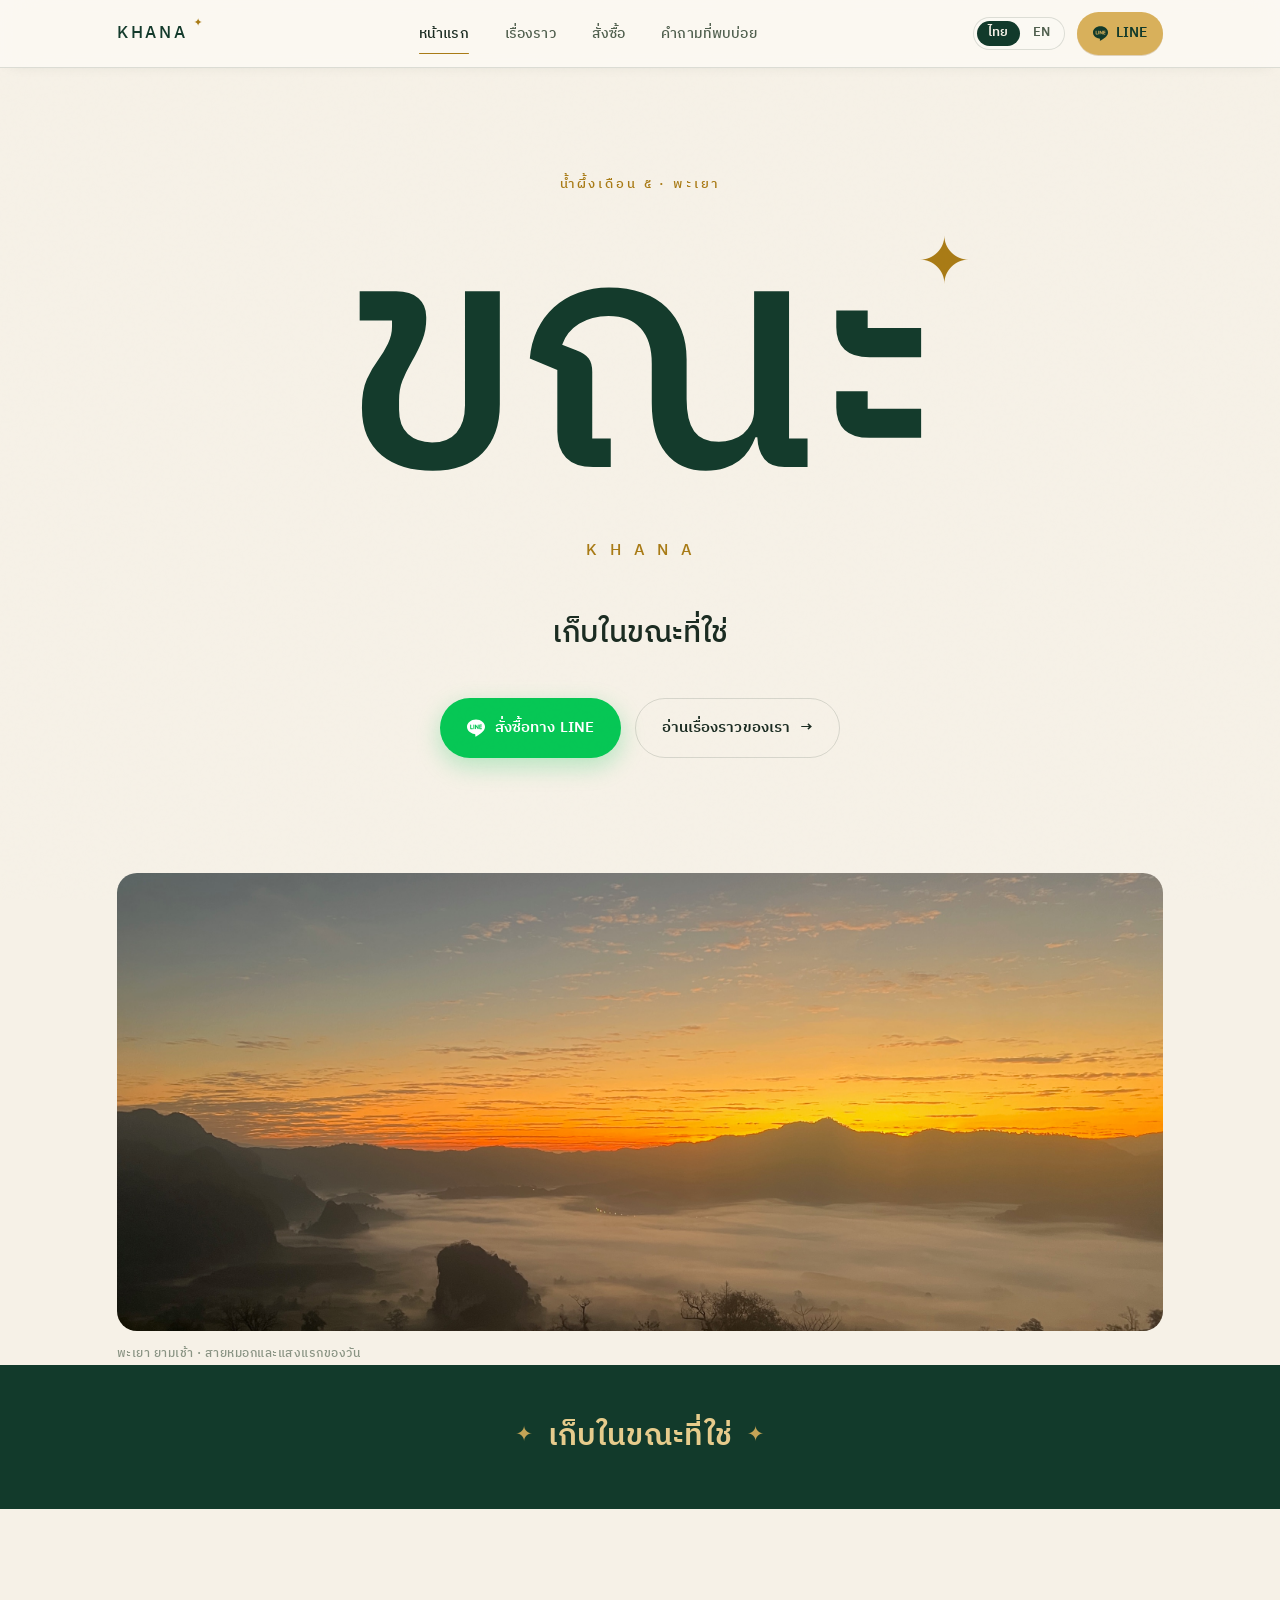
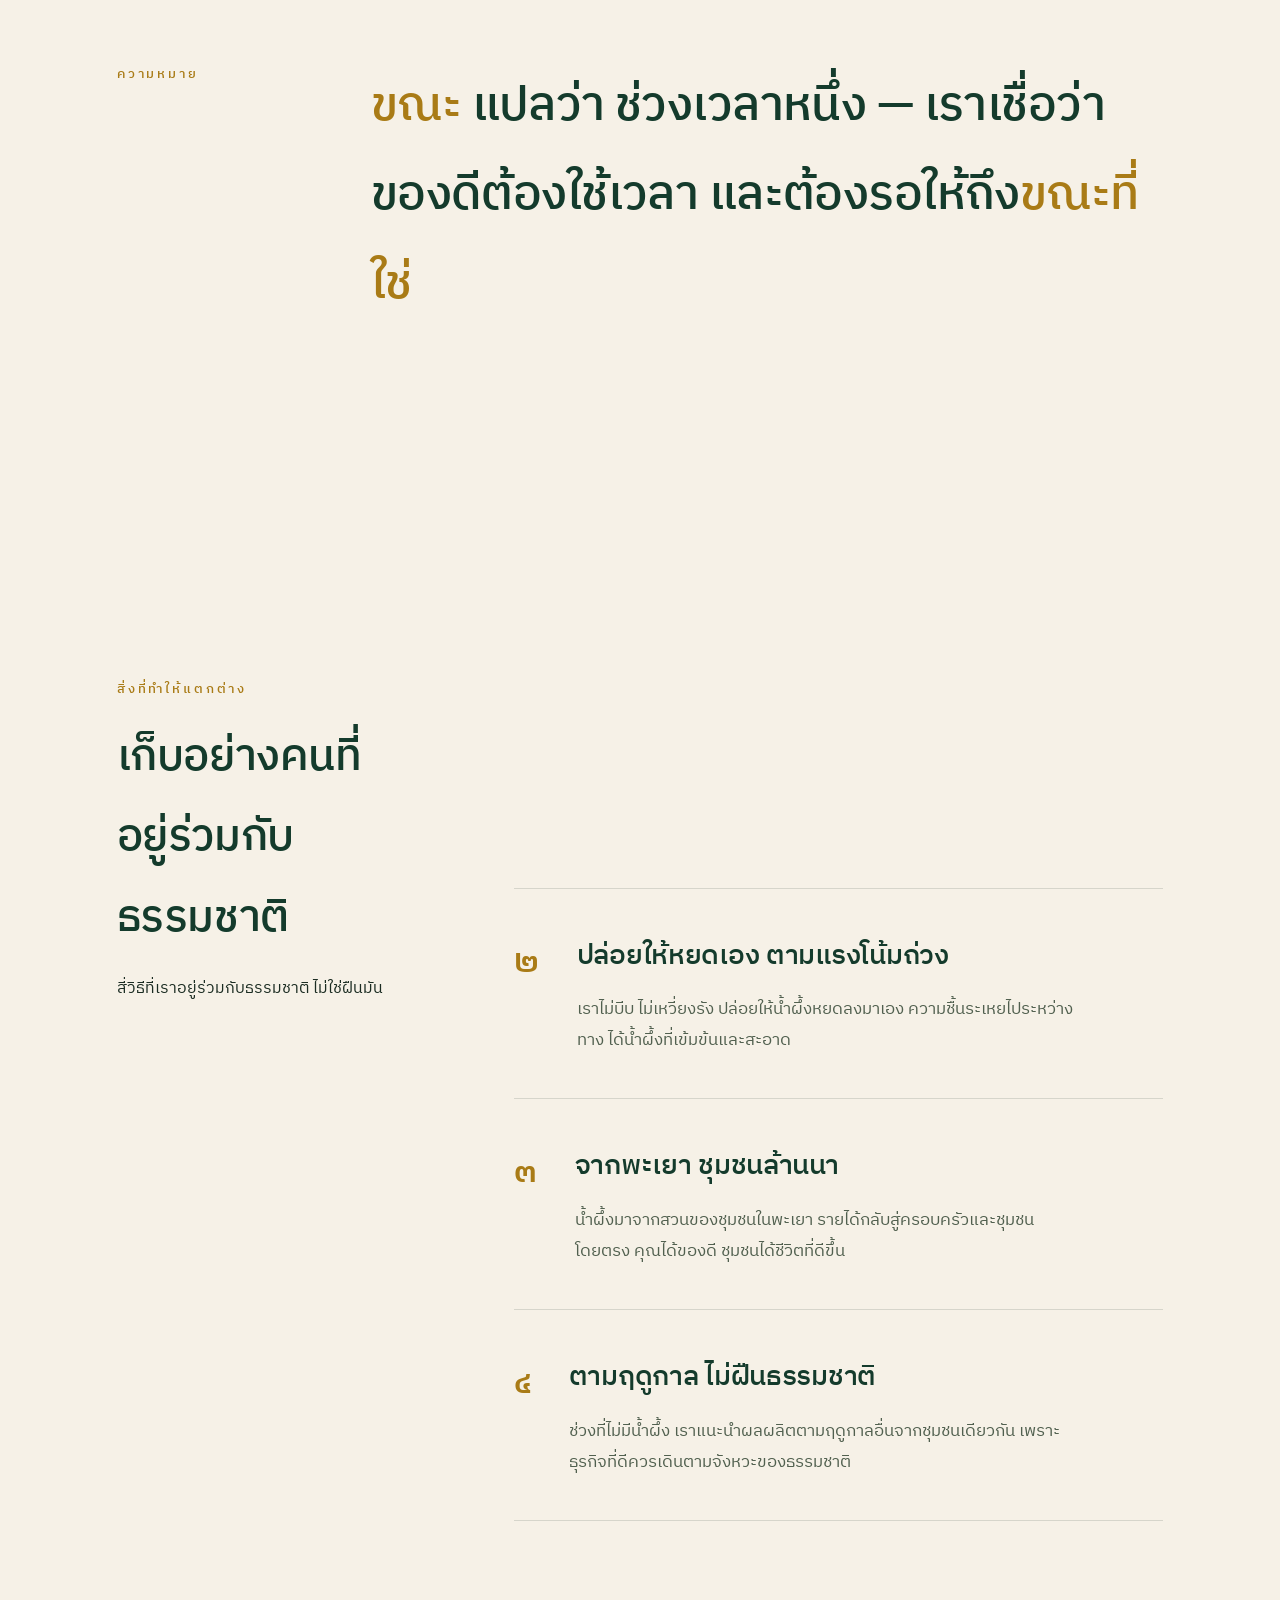
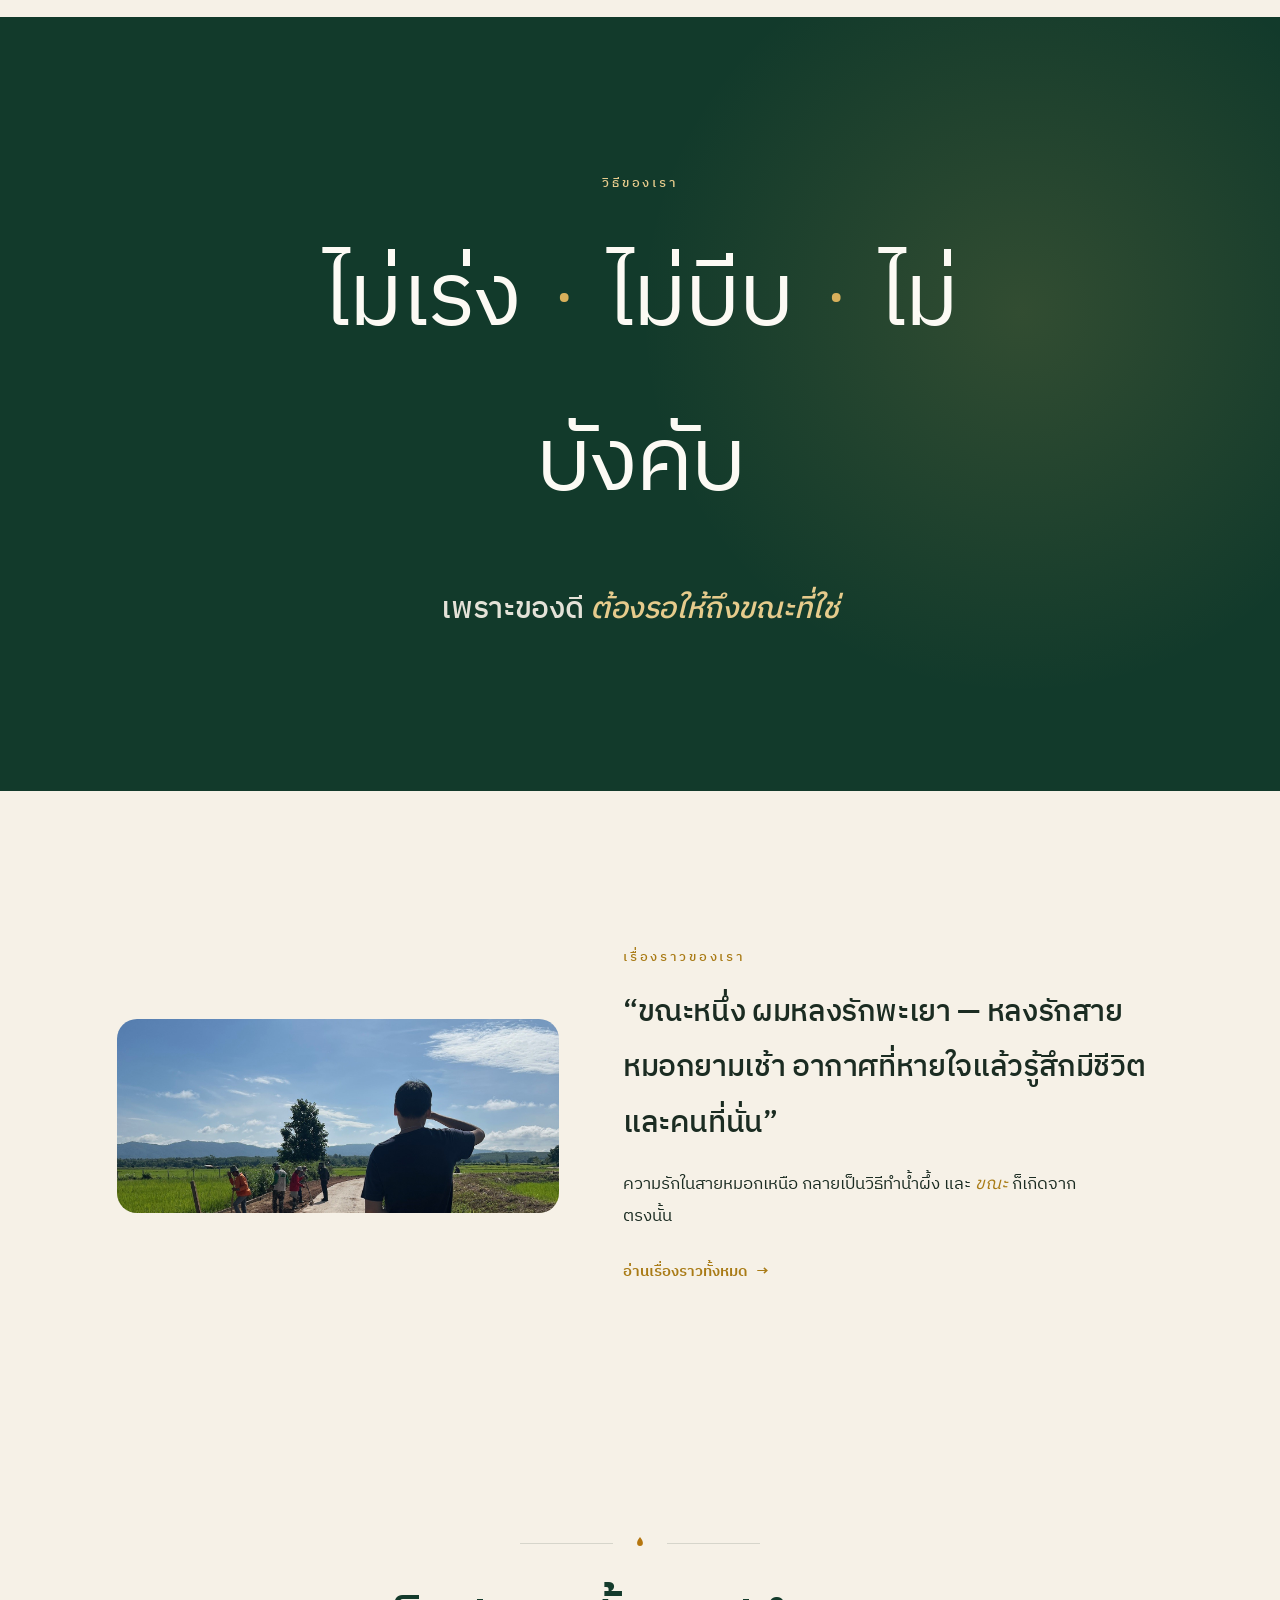
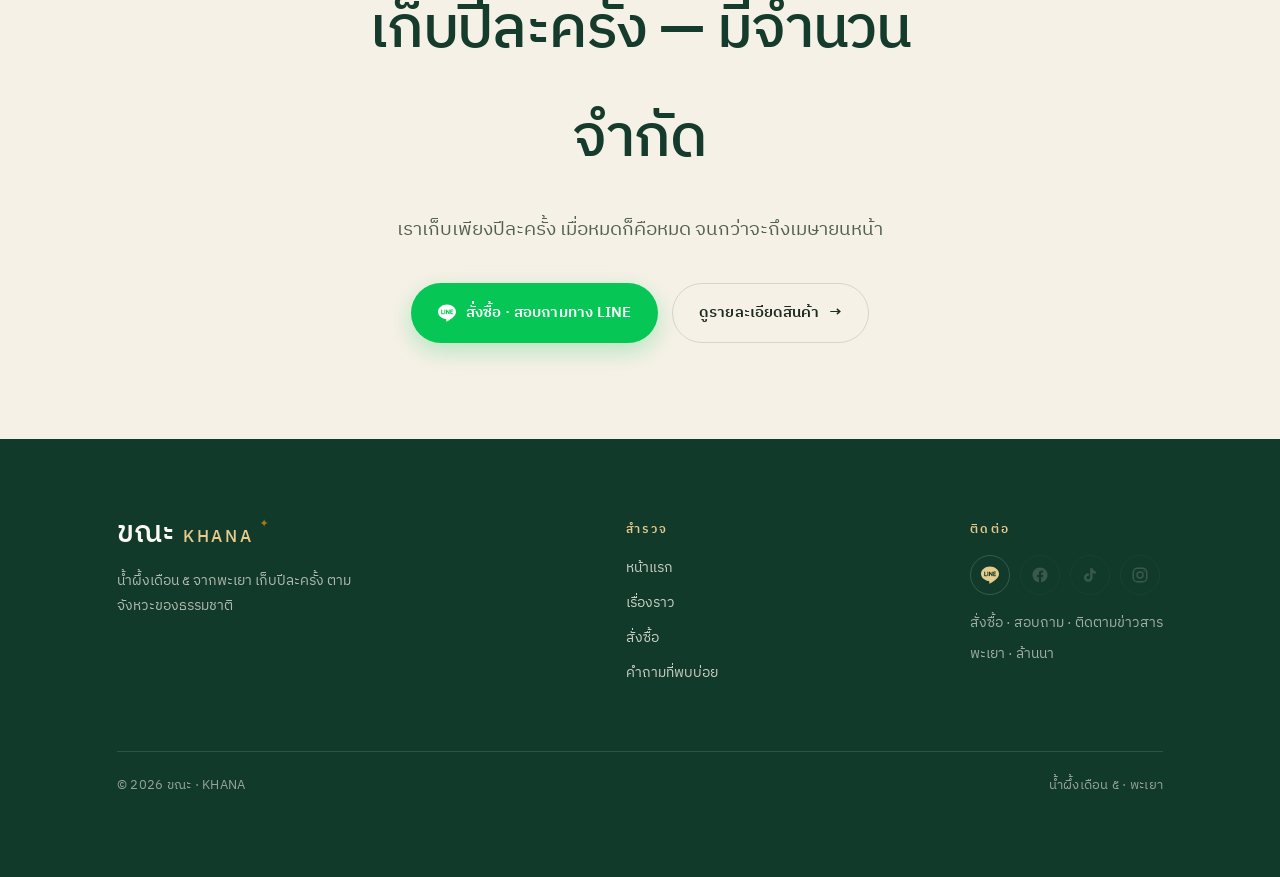
<file: index.html>
<!DOCTYPE html>
<html lang="th">
<head>
<meta charset="UTF-8">
<meta name="viewport" content="width=device-width, initial-scale=1.0">
<title>ขณะ · KHANA — น้ำผึ้งเดือน ๕ · พะเยา</title>
<meta name="description" content="ขณะ · KHANA — น้ำผึ้งเดือน ๕ จากพะเยา เก็บปีละครั้ง ตามจังหวะของธรรมชาติ">
<link rel="preconnect" href="https://fonts.googleapis.com">
<link rel="preconnect" href="https://fonts.gstatic.com" crossorigin>
<link href="https://fonts.googleapis.com/css2?family=IBM+Plex+Sans+Thai:wght@300;400;500;600&family=Charmonman:wght@400;700&display=swap" rel="stylesheet">
<link rel="stylesheet" href="khana.css?v=13">
<script>(function(){try{var l=localStorage.getItem('khana-lang')||'th';document.documentElement.classList.add('lang-'+l);document.documentElement.lang=l;}catch(e){document.documentElement.classList.add('lang-th');}if(!matchMedia('(prefers-reduced-motion: reduce)').matches){document.documentElement.className+=' pre';}})();</script>
</head>
<body>

<!-- ───────────── Nav ───────────── -->
<header class="nav">
  <div class="nav__inner">
    <a class="brand" href="index.html" aria-label="ขณะ KHANA">
      <!-- <span class="brand__th">ขณะ</span> -->
      <span class="brand__en">KHANA</span>
      <span class="brand__spark" aria-hidden="true">✦</span>
    </a>

    <nav class="nav__links" aria-label="เมนูหลัก">
      <a class="nav__link" href="index.html" aria-current="page"><span data-l="th">หน้าแรก</span><span data-l="en">Home</span></a>
      <a class="nav__link" href="story.html"><span data-l="th">เรื่องราว</span><span data-l="en">Story</span></a>
      <a class="nav__link" href="buy.html"><span data-l="th">สั่งซื้อ</span><span data-l="en">Shop</span></a>
      <a class="nav__link" href="faq.html"><span data-l="th">คำถามที่พบบ่อย</span><span data-l="en">FAQ</span></a>
      <a class="nav__cta nav__cta--drawer" href="https://lin.ee/WtDLn9H" target="_blank" rel="noopener noreferrer">
        <svg width="15" height="15" viewBox="0 0 24 24" fill="currentColor" aria-hidden="true"><path d="M19.365 9.863c.349 0 .63.285.63.631 0 .345-.281.63-.63.63H17.61v1.125h1.755c.349 0 .63.283.63.63 0 .344-.281.629-.63.629h-2.386c-.345 0-.627-.285-.627-.63V8.108c0-.345.282-.63.63-.63h2.386c.346 0 .627.285.627.63 0 .349-.281.63-.63.63H17.61v1.125h1.755zm-3.855 3.016c0 .27-.174.51-.432.596-.064.021-.133.031-.199.031-.211 0-.391-.09-.51-.25l-2.443-3.317v2.94c0 .344-.279.629-.631.629-.346 0-.626-.285-.626-.629V8.108c0-.27.173-.51.43-.595.06-.023.136-.033.194-.033.195 0 .375.104.495.254l2.462 3.33V8.108c0-.345.282-.63.63-.63.345 0 .63.285.63.63v4.771zm-5.741 0c0 .344-.282.629-.631.629-.345 0-.627-.285-.627-.629V8.108c0-.345.282-.63.63-.63.346 0 .628.285.628.63v4.771zm-2.466.629H4.917c-.345 0-.63-.285-.63-.629V8.108c0-.345.285-.63.63-.63.348 0 .63.285.63.63v4.141h1.756c.348 0 .629.283.629.63 0 .344-.282.629-.629.629M24 10.314C24 4.943 18.615.572 12 .572S0 4.943 0 10.314c0 4.811 4.27 8.842 10.035 9.608.391.082.923.258 1.058.59.12.301.079.766.038 1.08l-.164 1.02c-.045.301-.24 1.186 1.049.645 1.291-.539 6.916-4.078 9.436-6.975C23.176 14.393 24 12.458 24 10.314"/></svg>
        LINE
      </a>
    </nav>

    <div class="nav__right">
      <div class="langtog" role="group" aria-label="เลือกภาษา / Language">
        <button class="langtog__btn" type="button" data-setlang="th" aria-pressed="true">ไทย</button>
        <button class="langtog__btn" type="button" data-setlang="en" aria-pressed="false">EN</button>
      </div>
      <a class="nav__cta nav__cta--bar" href="https://lin.ee/WtDLn9H" target="_blank" rel="noopener noreferrer">
        <svg width="15" height="15" viewBox="0 0 24 24" fill="currentColor" aria-hidden="true"><path d="M19.365 9.863c.349 0 .63.285.63.631 0 .345-.281.63-.63.63H17.61v1.125h1.755c.349 0 .63.283.63.63 0 .344-.281.629-.63.629h-2.386c-.345 0-.627-.285-.627-.63V8.108c0-.345.282-.63.63-.63h2.386c.346 0 .627.285.627.63 0 .349-.281.63-.63.63H17.61v1.125h1.755zm-3.855 3.016c0 .27-.174.51-.432.596-.064.021-.133.031-.199.031-.211 0-.391-.09-.51-.25l-2.443-3.317v2.94c0 .344-.279.629-.631.629-.346 0-.626-.285-.626-.629V8.108c0-.27.173-.51.43-.595.06-.023.136-.033.194-.033.195 0 .375.104.495.254l2.462 3.33V8.108c0-.345.282-.63.63-.63.345 0 .63.285.63.63v4.771zm-5.741 0c0 .344-.282.629-.631.629-.345 0-.627-.285-.627-.629V8.108c0-.345.282-.63.63-.63.346 0 .628.285.628.63v4.771zm-2.466.629H4.917c-.345 0-.63-.285-.63-.629V8.108c0-.345.285-.63.63-.63.348 0 .63.285.63.63v4.141h1.756c.348 0 .629.283.629.63 0 .344-.282.629-.629.629M24 10.314C24 4.943 18.615.572 12 .572S0 4.943 0 10.314c0 4.811 4.27 8.842 10.035 9.608.391.082.923.258 1.058.59.12.301.079.766.038 1.08l-.164 1.02c-.045.301-.24 1.186 1.049.645 1.291-.539 6.916-4.078 9.436-6.975C23.176 14.393 24 12.458 24 10.314"/></svg>
        LINE
      </a>
      <button class="nav__toggle" type="button" aria-label="เมนู / Menu" aria-expanded="false">
        <span></span><span></span><span></span>
      </button>
    </div>
  </div>
</header>

<main>

<!-- ───────────── Hero ───────────── -->
<section class="hero">
  <div class="wrap hero__inner">
    <p class="kicker reveal"><span data-l="th">น้ำผึ้งเดือน ๕ · พะเยา</span><span data-l="en">Longan honey · Phayao</span></p>

    <h1 class="hero__word display reveal d1"><span data-l="th">ขณะ</span><span data-l="en">KHANA</span><span class="spark" aria-hidden="true">✦</span></h1>
    <p class="hero__en reveal d1"><span data-l="th">K&nbsp;&nbsp;H&nbsp;&nbsp;A&nbsp;&nbsp;N&nbsp;&nbsp;A</span><span data-l="en">ขณะ</span></p>

    <p class="hero__tag lede reveal d2"><span data-l="th">เก็บในขณะที่ใช่</span><span data-l="en">Harvested in the right moment.</span></p>

    <div class="hero__cta reveal d3">
      <a class="btn btn--line" href="https://lin.ee/WtDLn9H" target="_blank" rel="noopener noreferrer">
        <svg width="18" height="18" viewBox="0 0 24 24" fill="currentColor" aria-hidden="true"><path d="M19.365 9.863c.349 0 .63.285.63.631 0 .345-.281.63-.63.63H17.61v1.125h1.755c.349 0 .63.283.63.63 0 .344-.281.629-.63.629h-2.386c-.345 0-.627-.285-.627-.63V8.108c0-.345.282-.63.63-.63h2.386c.346 0 .627.285.627.63 0 .349-.281.63-.63.63H17.61v1.125h1.755zm-3.855 3.016c0 .27-.174.51-.432.596-.064.021-.133.031-.199.031-.211 0-.391-.09-.51-.25l-2.443-3.317v2.94c0 .344-.279.629-.631.629-.346 0-.626-.285-.626-.629V8.108c0-.27.173-.51.43-.595.06-.023.136-.033.194-.033.195 0 .375.104.495.254l2.462 3.33V8.108c0-.345.282-.63.63-.63.345 0 .63.285.63.63v4.771zm-5.741 0c0 .344-.282.629-.631.629-.345 0-.627-.285-.627-.629V8.108c0-.345.282-.63.63-.63.346 0 .628.285.628.63v4.771zm-2.466.629H4.917c-.345 0-.63-.285-.63-.629V8.108c0-.345.285-.63.63-.63.348 0 .63.285.63.63v4.141h1.756c.348 0 .629.283.629.63 0 .344-.282.629-.629.629M24 10.314C24 4.943 18.615.572 12 .572S0 4.943 0 10.314c0 4.811 4.27 8.842 10.035 9.608.391.082.923.258 1.058.59.12.301.079.766.038 1.08l-.164 1.02c-.045.301-.24 1.186 1.049.645 1.291-.539 6.916-4.078 9.436-6.975C23.176 14.393 24 12.458 24 10.314"/></svg>
        <span data-l="th">สั่งซื้อทาง LINE</span><span data-l="en">Order on LINE</span>
      </a>
      <a class="btn btn--ghost" href="story.html"><span data-l="th">อ่านเรื่องราวของเรา</span><span data-l="en">Read our story</span> <span class="arrow">→</span></a>
    </div>
  </div>

  <!-- Cinematic photo band -->
  <div class="wrap hero__media reveal d3">
    <figure class="photo photo--wide">
      <img src="images/IMG_3196.jpg" alt="Morning mist over the mountains of Phayao at dawn" style="--pos:50% 60%">
    </figure>
    <p class="photo-cap"><span data-l="th">พะเยา ยามเช้า · สายหมอกและแสงแรกของวัน</span><span data-l="en">Phayao at dawn · first light through the mist</span></p>
  </div>
</section>

<!-- ───────────── Green tagline ribbon ───────────── -->
<section class="ribbon">
  <p class="ribbon__text"><span class="ribbon__spark" aria-hidden="true">✦</span><span data-l="th">เก็บในขณะที่ใช่</span><span data-l="en">Harvested in the right moment</span><span class="ribbon__spark" aria-hidden="true">✦</span></p>
</section>

<!-- ───────────── Meaning ───────────── -->
<section class="section meaning">
  <div class="wrap meaning__grid">
    <p class="kicker reveal"><span data-l="th">ความหมาย</span><span data-l="en">Meaning</span></p>
    <div>
      <p class="meaning__statement display reveal d1">
        <span data-l="th"><em>ขณะ</em> แปลว่า ช่วงเวลาหนึ่ง — เราเชื่อว่าของดีต้องใช้เวลา และต้องรอให้ถึง<em>ขณะที่ใช่</em></span>
        <span data-l="en"><em>Khana</em> means “a moment.” We believe good things take time — and must wait for the <em>right one</em>.</span>
      </p>
      <p class="meaning__en en reveal d2">
        <span data-l="th">เราไม่รีบ ไม่เร่ง เราเก็บน้ำผึ้งตามจังหวะของธรรมชาติ อยู่ร่วมกับผืนดิน ไม่ใช่เพียงเอาจากธรรมชาติ</span>
        <span data-l="en">We don’t rush. We gather honey to nature’s rhythm, living <em>with</em> the land rather than only taking from it.</span>
      </p>
    </div>
  </div>
</section>

<!-- ───────────── Differentiators ───────────── -->
<section class="section--tight diff">
  <div class="wrap diff__grid">
    <div class="diff__head reveal">
      <p class="kicker"><span data-l="th">สิ่งที่ทำให้แตกต่าง</span><span data-l="en">What sets us apart</span></p>
      <h2 class="diff__title"><span data-l="th">เก็บอย่างคนที่<br>อยู่ร่วมกับธรรมชาติ</span><span data-l="en">Gathered by people who<br>live with the land</span></h2>
      <p class="diff__subtitle"><span data-l="th">สี่วิธีที่เราอยู่ร่วมกับธรรมชาติ ไม่ใช่ฝืนมัน</span><span data-l="en">Four ways we work with the land, not against it.</span></p>
    </div>

    <ol class="diff__list">
      <li class="diff__item reveal">
        <span class="diff__num"><span data-l="th">๑</span><span data-l="en">1</span></span>
        <!-- <span class="diff__num">๑</span><span data-l="en">1</span> -->
        <div class="diff__body">
          <h3><span data-l="th">เก็บปีละครั้ง ในเดือนเมษายน</span><span data-l="en">Harvested once a year, in April</span></h3>
          <p class="diff__text"><span data-l="th">ช่วงที่ความร้อนสูงสุดของปี ผึ้งสะสมน้ำหวานมาเต็มที่ เราจึงค่อยเก็บ ไม่รบกวนรังบ่อยเกินไป</span><span data-l="en">In the hottest stretch of the year, when the bees have stored their fullest nectar, we finally gather — without disturbing the hive too often.</span></p>
        </div>
      </li>
      <li class="diff__item reveal">
        <span class="diff__num"><span data-l="th">๒</span><span data-l="en">2</span></span>
        <div class="diff__body">
          <h3><span data-l="th">ปล่อยให้หยดเอง ตามแรงโน้มถ่วง</span><span data-l="en">Gravity-dripped, never pressed</span></h3>
          <p class="diff__text"><span data-l="th">เราไม่บีบ ไม่เหวี่ยงรัง ปล่อยให้น้ำผึ้งหยดลงมาเอง ความชื้นระเหยไประหว่างทาง ได้น้ำผึ้งที่เข้มข้นและสะอาด</span><span data-l="en">We never squeeze or spin the comb. We let the honey fall on its own — moisture evaporates along the way, leaving it thick and clean.</span></p>
        </div>
      </li>
      <li class="diff__item reveal">
        <span class="diff__num"><span data-l="th">๓</span><span data-l="en">3</span></span>
        <div class="diff__body">
          <h3><span data-l="th">จากพะเยา ชุมชนล้านนา</span><span data-l="en">From a Lanna community in Phayao</span></h3>
          <p class="diff__text"><span data-l="th">น้ำผึ้งมาจากสวนของชุมชนในพะเยา รายได้กลับสู่ครอบครัวและชุมชนโดยตรง คุณได้ของดี ชุมชนได้ชีวิตที่ดีขึ้น</span><span data-l="en">Our honey comes from community groves in Phayao. Income returns directly to families and the community — you get something good, they get a better life.</span></p>
        </div>
      </li>
      <li class="diff__item reveal">
        <span class="diff__num"><span data-l="th">๔</span><span data-l="en">4</span></span>
        <div class="diff__body">
          <h3><span data-l="th">ตามฤดูกาล ไม่ฝืนธรรมชาติ</span><span data-l="en">In season, to nature’s rhythm</span></h3>
          <p class="diff__text"><span data-l="th">ช่วงที่ไม่มีน้ำผึ้ง เราแนะนำผลผลิตตามฤดูกาลอื่นจากชุมชนเดียวกัน เพราะธุรกิจที่ดีควรเดินตามจังหวะของธรรมชาติ</span><span data-l="en">When honey is out of season, we point you to other seasonal produce from the same community — because good business should follow nature’s pace.</span></p>
        </div>
      </li>
    </ol>
  </div>
</section>

<!-- ───────────── Dark poem / method ───────────── -->
<section class="dark section poem">
  <div class="wrap poem__inner">
    <p class="kicker kicker--light reveal"><span data-l="th">วิธีของเรา</span><span data-l="en">Our way</span></p>
    <p class="poem__lines display reveal d1">
      <span data-l="th">ไม่เร่ง<span class="poem__dot">·</span>ไม่บีบ<span class="poem__dot">·</span>ไม่บังคับ</span>
      <span data-l="en">Not hurried<span class="poem__dot">·</span>Not pressed<span class="poem__dot">·</span>Not forced</span>
    </p>
    <p class="poem__sub lede reveal d2"><span data-l="th">เพราะของดี <em>ต้องรอให้ถึงขณะที่ใช่</em></span><span data-l="en">Because good things <em>wait for the right moment.</em></span></p>
  </div>
</section>

<!-- ───────────── Story teaser ───────────── -->
<section class="section teaser">
  <div class="wrap teaser__grid">
    <div class="teaser__media reveal">
      <figure class="photo photo--wide">
        <img src="images/IMG_9655.jpg" alt="Rice fields on the road into the village in Phayao" style="--pos:50% 80%" loading="lazy">
      </figure>
    </div>
    <div class="teaser__text reveal d1">
      <p class="kicker"><span data-l="th">เรื่องราวของเรา</span><span data-l="en">Our story</span></p>
      <p class="teaser__quote lede"><span data-l="th">“ขณะหนึ่ง ผมหลงรักพะเยา — หลงรักสายหมอกยามเช้า อากาศที่หายใจแล้วรู้สึกมีชีวิต และคนที่นั่น”</span><span data-l="en">“There was a moment I fell in love with Phayao — the morning mist, air that makes you feel alive, and the people there.”</span></p>
      <p class="teaser__en"><span data-l="th">ความรักในสายหมอกเหนือ กลายเป็นวิธีทำน้ำผึ้ง และ <em>ขณะ</em> ก็เกิดจากตรงนั้น</span><span data-l="en">A founder’s love for the northern mist became a way of making honey. <em>Khana</em> grew out of that.</span></p>
      <a class="tlink" href="story.html"><span data-l="th">อ่านเรื่องราวทั้งหมด</span><span data-l="en">Read the full story</span> <span class="arrow">→</span></a>
    </div>
  </div>
</section>

<!-- ───────────── Order CTA ───────────── -->
<section class="section--tight cta">
  <div class="wrap cta__inner reveal">
    <div class="rule rule--center">
      <span class="rule__mark">
        <svg width="22" height="14" viewBox="0 0 22 14" fill="none" aria-hidden="true"><path d="M11 1c1.9 2.4 2.9 4.3 2.9 6A2.9 2.9 0 1 1 8.1 7c0-1.7 1-3.6 2.9-6Z" fill="#B5760F"/></svg>
      </span>
    </div>
    <h2 class="cta__title display"><span data-l="th">เก็บปีละครั้ง — มีจำนวนจำกัด</span><span data-l="en">Harvested once a year — strictly limited</span></h2>
    <p class="cta__en"><span data-l="th">เราเก็บเพียงปีละครั้ง เมื่อหมดก็คือหมด จนกว่าจะถึงเมษายนหน้า</span><span data-l="en">We harvest just once a year. When it’s gone, it’s gone — until next April.</span></p>
    <div class="cta__btns">
      <a class="btn btn--line" href="https://lin.ee/WtDLn9H" target="_blank" rel="noopener noreferrer">
        <svg width="18" height="18" viewBox="0 0 24 24" fill="currentColor" aria-hidden="true"><path d="M19.365 9.863c.349 0 .63.285.63.631 0 .345-.281.63-.63.63H17.61v1.125h1.755c.349 0 .63.283.63.63 0 .344-.281.629-.63.629h-2.386c-.345 0-.627-.285-.627-.63V8.108c0-.345.282-.63.63-.63h2.386c.346 0 .627.285.627.63 0 .349-.281.63-.63.63H17.61v1.125h1.755zm-3.855 3.016c0 .27-.174.51-.432.596-.064.021-.133.031-.199.031-.211 0-.391-.09-.51-.25l-2.443-3.317v2.94c0 .344-.279.629-.631.629-.346 0-.626-.285-.626-.629V8.108c0-.27.173-.51.43-.595.06-.023.136-.033.194-.033.195 0 .375.104.495.254l2.462 3.33V8.108c0-.345.282-.63.63-.63.345 0 .63.285.63.63v4.771zm-5.741 0c0 .344-.282.629-.631.629-.345 0-.627-.285-.627-.629V8.108c0-.345.282-.63.63-.63.346 0 .628.285.628.63v4.771zm-2.466.629H4.917c-.345 0-.63-.285-.63-.629V8.108c0-.345.285-.63.63-.63.348 0 .63.285.63.63v4.141h1.756c.348 0 .629.283.629.63 0 .344-.282.629-.629.629M24 10.314C24 4.943 18.615.572 12 .572S0 4.943 0 10.314c0 4.811 4.27 8.842 10.035 9.608.391.082.923.258 1.058.59.12.301.079.766.038 1.08l-.164 1.02c-.045.301-.24 1.186 1.049.645 1.291-.539 6.916-4.078 9.436-6.975C23.176 14.393 24 12.458 24 10.314"/></svg>
        <span data-l="th">สั่งซื้อ · สอบถามทาง LINE</span><span data-l="en">Order · ask on LINE</span>
      </a>
      <a class="btn btn--ghost" href="buy.html"><span data-l="th">ดูรายละเอียดสินค้า</span><span data-l="en">See product details</span> <span class="arrow">→</span></a>
    </div>
  </div>
</section>

</main>

<!-- ───────────── Footer ───────────── -->
<footer class="foot">
  <div class="wrap">
    <div class="foot__grid">
      <div class="foot__brand">
        <a class="brand" href="index.html">
          <span class="brand__th">ขณะ</span><span class="brand__en">KHANA</span><span class="brand__spark" aria-hidden="true">✦</span>
        </a>
        <p class="foot__tag"><span data-l="th">น้ำผึ้งเดือน ๕ จากพะเยา เก็บปีละครั้ง ตามจังหวะของธรรมชาติ</span><span data-l="en">Month-five wild honey from Phayao — harvested once a year, to nature’s rhythm.</span></p>
      </div>
      <div class="foot__col">
        <h4><span data-l="th">สำรวจ</span><span data-l="en">Explore</span></h4>
        <a href="index.html"><span data-l="th">หน้าแรก</span><span data-l="en">Home</span></a>
        <a href="story.html"><span data-l="th">เรื่องราว</span><span data-l="en">Story</span></a>
        <a href="buy.html"><span data-l="th">สั่งซื้อ</span><span data-l="en">Shop</span></a>
        <a href="faq.html"><span data-l="th">คำถามที่พบบ่อย</span><span data-l="en">FAQ</span></a>
      </div>
      <div class="foot__col">
        <h4><span data-l="th">ติดต่อ</span><span data-l="en">Contact</span></h4>
        <div class="foot__social">
          <a href="https://lin.ee/WtDLn9H" target="_blank" rel="noopener noreferrer" aria-label="LINE">
            <svg viewBox="0 0 24 24" fill="currentColor" aria-hidden="true"><path d="M19.365 9.863c.349 0 .63.285.63.631 0 .345-.281.63-.63.63H17.61v1.125h1.755c.349 0 .63.283.63.63 0 .344-.281.629-.63.629h-2.386c-.345 0-.627-.285-.627-.63V8.108c0-.345.282-.63.63-.63h2.386c.346 0 .627.285.627.63 0 .349-.281.63-.63.63H17.61v1.125h1.755zm-3.855 3.016c0 .27-.174.51-.432.596-.064.021-.133.031-.199.031-.211 0-.391-.09-.51-.25l-2.443-3.317v2.94c0 .344-.279.629-.631.629-.346 0-.626-.285-.626-.629V8.108c0-.27.173-.51.43-.595.06-.023.136-.033.194-.033.195 0 .375.104.495.254l2.462 3.33V8.108c0-.345.282-.63.63-.63.345 0 .63.285.63.63v4.771zm-5.741 0c0 .344-.282.629-.631.629-.345 0-.627-.285-.627-.629V8.108c0-.345.282-.63.63-.63.346 0 .628.285.628.63v4.771zm-2.466.629H4.917c-.345 0-.63-.285-.63-.629V8.108c0-.345.285-.63.63-.63.348 0 .63.285.63.63v4.141h1.756c.348 0 .629.283.629.63 0 .344-.282.629-.629.629M24 10.314C24 4.943 18.615.572 12 .572S0 4.943 0 10.314c0 4.811 4.27 8.842 10.035 9.608.391.082.923.258 1.058.59.12.301.079.766.038 1.08l-.164 1.02c-.045.301-.24 1.186 1.049.645 1.291-.539 6.916-4.078 9.436-6.975C23.176 14.393 24 12.458 24 10.314"/></svg>
          </a>
          <a href="#" aria-label="Facebook" data-soon="true">
            <svg viewBox="0 0 24 24" fill="currentColor" aria-hidden="true"><path d="M22 12.06C22 6.5 17.52 2 12 2S2 6.5 2 12.06c0 5 3.66 9.15 8.44 9.94v-7.03H7.9v-2.9h2.54V9.85c0-2.5 1.49-3.89 3.78-3.89 1.09 0 2.24.2 2.24.2v2.46h-1.26c-1.24 0-1.63.77-1.63 1.56v1.88h2.78l-.44 2.9h-2.34V22c4.78-.79 8.44-4.94 8.44-9.94Z"/></svg>
          </a>
          <a href="#" aria-label="TikTok" data-soon="true">
            <svg viewBox="0 0 24 24" fill="currentColor" aria-hidden="true"><path d="M16.6 5.82A4.3 4.3 0 0 1 15.4 3h-3.13v12.43a2.59 2.59 0 1 1-2.59-2.59c.27 0 .53.04.78.12v-3.2a5.73 5.73 0 0 0-.78-.05A5.72 5.72 0 1 0 15.4 15.4V9.01a7.34 7.34 0 0 0 4.3 1.38V7.26a4.28 4.28 0 0 1-3.1-1.44Z"/></svg>
          </a>
          <a href="#" aria-label="Instagram" data-soon="true">
            <svg viewBox="0 0 24 24" fill="none" stroke="currentColor" stroke-width="2" aria-hidden="true"><rect x="3" y="3" width="18" height="18" rx="5.5"/><circle cx="12" cy="12" r="4"/><circle cx="17.4" cy="6.6" r="1.1" fill="currentColor" stroke="none"/></svg>
          </a>
        </div>
        <div class="foot__contact">
          <p><span data-l="th">สั่งซื้อ · สอบถาม · ติดตามข่าวสาร</span><span data-l="en">Order · ask · follow along</span></p>
          <p><span data-l="th">พะเยา · ล้านนา</span><span data-l="en">Phayao · Lanna, Thailand</span></p>
        </div>
      </div>
    </div>
    <div class="foot__base">
      <span>© 2026 ขณะ · KHANA</span>
      <span><span data-l="th">น้ำผึ้งเดือน ๕ · พะเยา</span><span data-l="en">Month-five honey · Phayao</span></span>
    </div>
  </div>
</footer>

<script src="khana.js"></script>
</body>
</html>
                                                                                                                                                                                                                                                                                                                                                                                                                                                                                                                                                                                                                                                                                                                                                                                                                                                                                                                                                                                                                                                                                                                                                                                                                                                                                                                                                                                                                                                                                                                                                                                                                                                                                                                                                                                                                                                                                                                                                                                                                                                                                                                                                                                                                                                                                                                                                                                                                                                                                                        
</file>
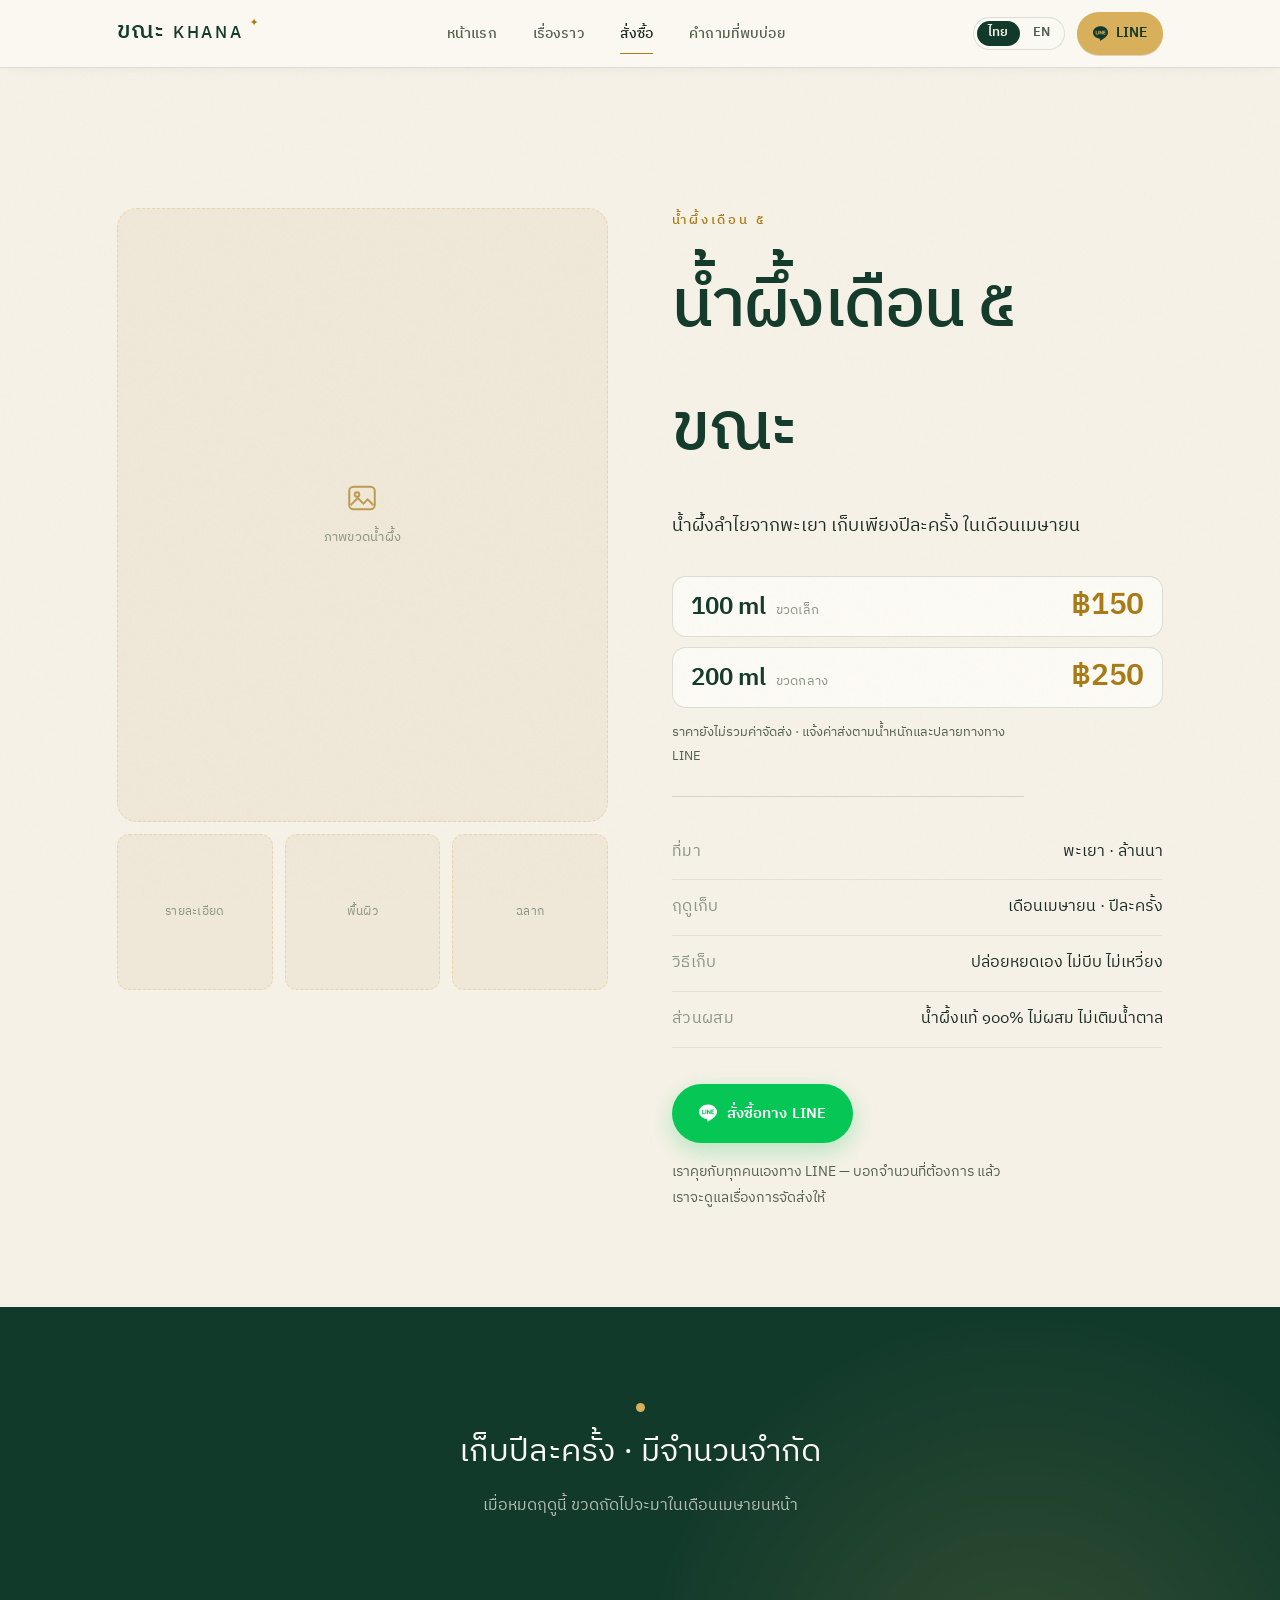
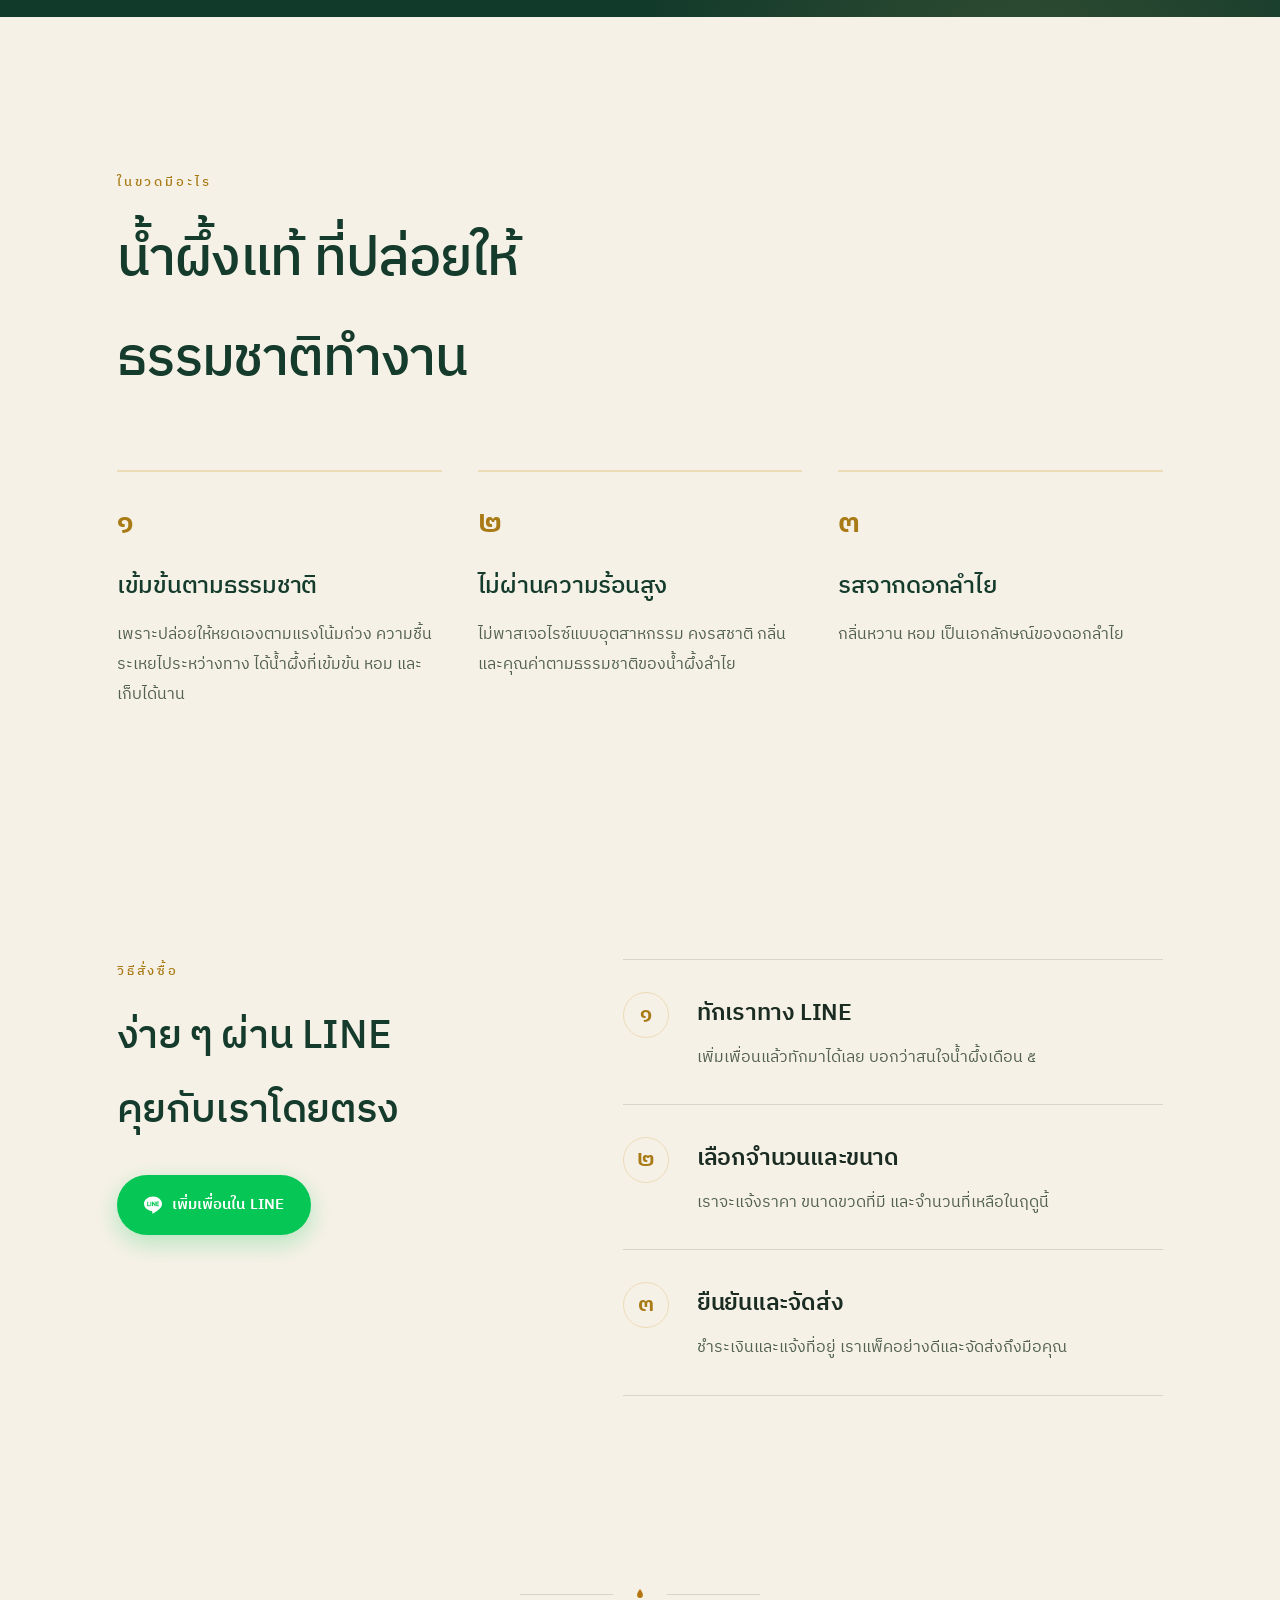
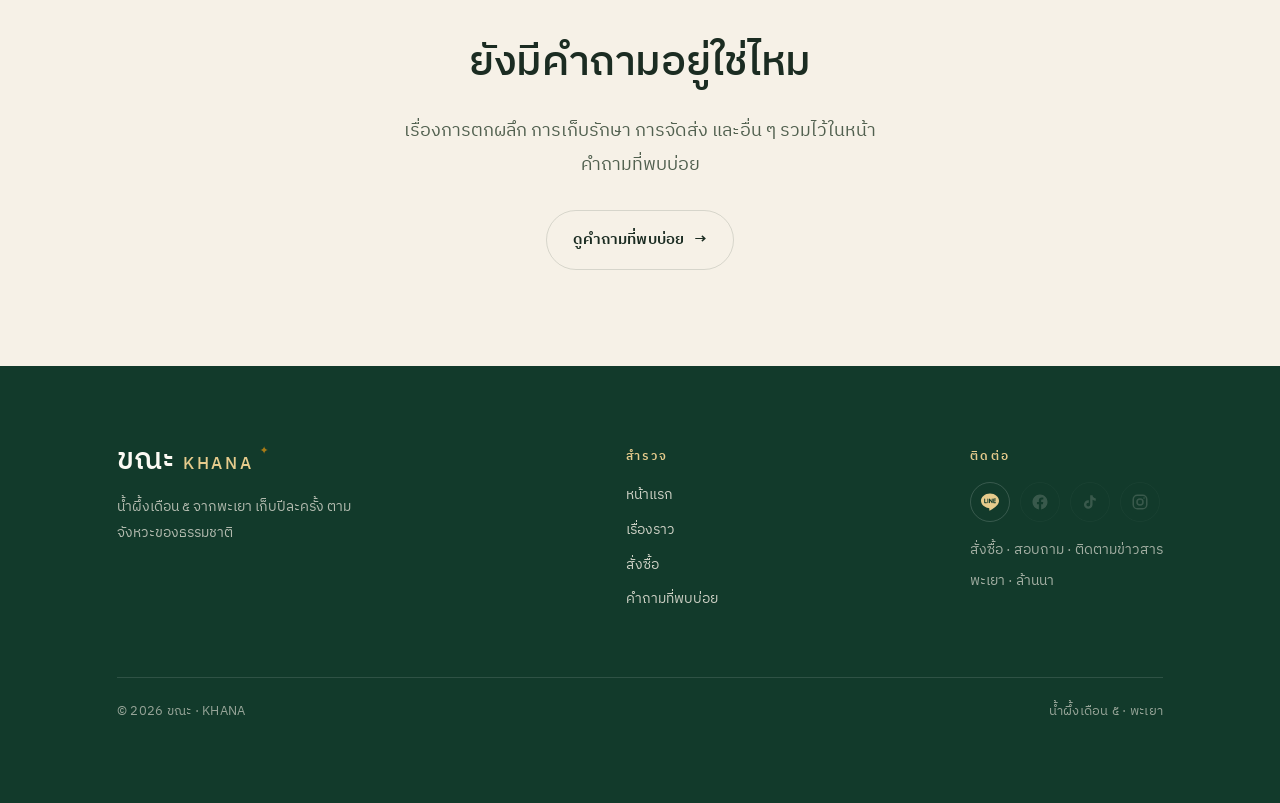
<file: buy.html>
<!DOCTYPE html>
<html lang="th">
<head>
<meta charset="UTF-8">
<meta name="viewport" content="width=device-width, initial-scale=1.0">
<title>สั่งซื้อ · ขณะ KHANA — น้ำผึ้งเดือน ๕</title>
<meta name="description" content="สั่งซื้อน้ำผึ้งเดือน ๕ จากพะเยา เก็บปีละครั้ง มีจำนวนจำกัด สั่งซื้อทาง LINE">
<link rel="preconnect" href="https://fonts.googleapis.com">
<link rel="preconnect" href="https://fonts.gstatic.com" crossorigin>
<link href="https://fonts.googleapis.com/css2?family=IBM+Plex+Sans+Thai:wght@300;400;500;600&family=Charmonman:wght@400;700&display=swap" rel="stylesheet">
<link rel="stylesheet" href="khana.css?v=13">
<script>(function(){try{var l=localStorage.getItem('khana-lang')||'th';document.documentElement.classList.add('lang-'+l);document.documentElement.lang=l;}catch(e){document.documentElement.classList.add('lang-th');}if(!matchMedia('(prefers-reduced-motion: reduce)').matches){document.documentElement.className+=' pre';}})();</script>
</head>
<body>

<!-- ───────────── Nav ───────────── -->
<header class="nav">
  <div class="nav__inner">
    <a class="brand" href="index.html" aria-label="ขณะ KHANA">
      <span class="brand__th">ขณะ</span>
      <span class="brand__en">KHANA</span>
      <span class="brand__spark" aria-hidden="true">✦</span>
    </a>

    <nav class="nav__links" aria-label="เมนูหลัก">
      <a class="nav__link" href="index.html"><span data-l="th">หน้าแรก</span><span data-l="en">Home</span></a>
      <a class="nav__link" href="story.html"><span data-l="th">เรื่องราว</span><span data-l="en">Story</span></a>
      <a class="nav__link" href="buy.html" aria-current="page"><span data-l="th">สั่งซื้อ</span><span data-l="en">Shop</span></a>
      <a class="nav__link" href="faq.html"><span data-l="th">คำถามที่พบบ่อย</span><span data-l="en">FAQ</span></a>
      <a class="nav__cta nav__cta--drawer" href="https://lin.ee/WtDLn9H" target="_blank" rel="noopener noreferrer">
        <svg width="15" height="15" viewBox="0 0 24 24" fill="currentColor" aria-hidden="true"><path d="M19.365 9.863c.349 0 .63.285.63.631 0 .345-.281.63-.63.63H17.61v1.125h1.755c.349 0 .63.283.63.63 0 .344-.281.629-.63.629h-2.386c-.345 0-.627-.285-.627-.63V8.108c0-.345.282-.63.63-.63h2.386c.346 0 .627.285.627.63 0 .349-.281.63-.63.63H17.61v1.125h1.755zm-3.855 3.016c0 .27-.174.51-.432.596-.064.021-.133.031-.199.031-.211 0-.391-.09-.51-.25l-2.443-3.317v2.94c0 .344-.279.629-.631.629-.346 0-.626-.285-.626-.629V8.108c0-.27.173-.51.43-.595.06-.023.136-.033.194-.033.195 0 .375.104.495.254l2.462 3.33V8.108c0-.345.282-.63.63-.63.345 0 .63.285.63.63v4.771zm-5.741 0c0 .344-.282.629-.631.629-.345 0-.627-.285-.627-.629V8.108c0-.345.282-.63.63-.63.346 0 .628.285.628.63v4.771zm-2.466.629H4.917c-.345 0-.63-.285-.63-.629V8.108c0-.345.285-.63.63-.63.348 0 .63.285.63.63v4.141h1.756c.348 0 .629.283.629.63 0 .344-.282.629-.629.629M24 10.314C24 4.943 18.615.572 12 .572S0 4.943 0 10.314c0 4.811 4.27 8.842 10.035 9.608.391.082.923.258 1.058.59.12.301.079.766.038 1.08l-.164 1.02c-.045.301-.24 1.186 1.049.645 1.291-.539 6.916-4.078 9.436-6.975C23.176 14.393 24 12.458 24 10.314"/></svg>
        LINE
      </a>
    </nav>

    <div class="nav__right">
      <div class="langtog" role="group" aria-label="เลือกภาษา / Language">
        <button class="langtog__btn" type="button" data-setlang="th" aria-pressed="true">ไทย</button>
        <button class="langtog__btn" type="button" data-setlang="en" aria-pressed="false">EN</button>
      </div>
      <a class="nav__cta nav__cta--bar" href="https://lin.ee/WtDLn9H" target="_blank" rel="noopener noreferrer">
        <svg width="15" height="15" viewBox="0 0 24 24" fill="currentColor" aria-hidden="true"><path d="M19.365 9.863c.349 0 .63.285.63.631 0 .345-.281.63-.63.63H17.61v1.125h1.755c.349 0 .63.283.63.63 0 .344-.281.629-.63.629h-2.386c-.345 0-.627-.285-.627-.63V8.108c0-.345.282-.63.63-.63h2.386c.346 0 .627.285.627.63 0 .349-.281.63-.63.63H17.61v1.125h1.755zm-3.855 3.016c0 .27-.174.51-.432.596-.064.021-.133.031-.199.031-.211 0-.391-.09-.51-.25l-2.443-3.317v2.94c0 .344-.279.629-.631.629-.346 0-.626-.285-.626-.629V8.108c0-.27.173-.51.43-.595.06-.023.136-.033.194-.033.195 0 .375.104.495.254l2.462 3.33V8.108c0-.345.282-.63.63-.63.345 0 .63.285.63.63v4.771zm-5.741 0c0 .344-.282.629-.631.629-.345 0-.627-.285-.627-.629V8.108c0-.345.282-.63.63-.63.346 0 .628.285.628.63v4.771zm-2.466.629H4.917c-.345 0-.63-.285-.63-.629V8.108c0-.345.285-.63.63-.63.348 0 .63.285.63.63v4.141h1.756c.348 0 .629.283.629.63 0 .344-.282.629-.629.629M24 10.314C24 4.943 18.615.572 12 .572S0 4.943 0 10.314c0 4.811 4.27 8.842 10.035 9.608.391.082.923.258 1.058.59.12.301.079.766.038 1.08l-.164 1.02c-.045.301-.24 1.186 1.049.645 1.291-.539 6.916-4.078 9.436-6.975C23.176 14.393 24 12.458 24 10.314"/></svg>
        LINE
      </a>
      <button class="nav__toggle" type="button" aria-label="เมนู / Menu" aria-expanded="false">
        <span></span><span></span><span></span>
      </button>
    </div>
  </div>
</header>

<main>

<!-- ───────────── Product ───────────── -->
<section class="section--tight product">
  <div class="wrap product__grid">
    <div class="product__media reveal">
      <!-- Placeholder gallery — drop real photos in later:
           main → <figure class="photo photo--tall"><img src="images/…" alt="…"></figure>
           thumb → <figure class="photo photo--square"><img src="images/…" alt="…"></figure> -->
      <div class="photo-ph photo-ph--tall" aria-hidden="true">
        <svg class="photo-ph__icon" width="34" height="34" viewBox="0 0 24 24" fill="none" stroke="currentColor" stroke-width="1.4"><rect x="3" y="4" width="18" height="16" rx="3"/><circle cx="8.5" cy="9.5" r="1.6"/><path d="M4 17l5-5 4 4 3-3 4 4"/></svg>
        <span class="photo-ph__label"><span data-l="th">ภาพขวดน้ำผึ้ง</span><span data-l="en">Honey jar photo</span></span>
      </div>
      <div class="product__thumbs">
        <div class="photo-ph photo-ph--square" aria-hidden="true"><span class="photo-ph__label"><span data-l="th">รายละเอียด</span><span data-l="en">Detail</span></span></div>
        <div class="photo-ph photo-ph--square" aria-hidden="true"><span class="photo-ph__label"><span data-l="th">พื้นผิว</span><span data-l="en">Texture</span></span></div>
        <div class="photo-ph photo-ph--square" aria-hidden="true"><span class="photo-ph__label"><span data-l="th">ฉลาก</span><span data-l="en">Label</span></span></div>
      </div>
    </div>

    <div class="product__info reveal d1">
      <p class="kicker"><span data-l="th">น้ำผึ้งเดือน ๕</span><span data-l="en">Longan honey</span></p>
      <h1 class="product__name display"><span data-l="th">น้ำผึ้งเดือน ๕<br>ขณะ</span><span data-l="en">Month-five<br>longan honey</span></h1>
      <p class="product__sub"><span data-l="th">น้ำผึ้งลำไยจากพะเยา เก็บเพียงปีละครั้ง ในเดือนเมษายน</span><span data-l="en">Single-harvest wild honey from Phayao — gathered once a year, in April.</span></p>

      <div class="product__skus">
        <div class="product__sku">
          <span class="product__sku-size"><span class="product__sku-vol">100 ml</span><span class="product__sku-kind"><span data-l="th">ขวดเล็ก</span><span data-l="en">Small bottle</span></span></span>
          <span class="product__sku-amt">฿150</span>
        </div>
        <div class="product__sku">
          <span class="product__sku-size"><span class="product__sku-vol">200 ml</span><span class="product__sku-kind"><span data-l="th">ขวดกลาง</span><span data-l="en">Medium bottle</span></span></span>
          <span class="product__sku-amt">฿250</span>
        </div>
      </div>
      <p class="product__pricenote"><span data-l="th">ราคายังไม่รวมค่าจัดส่ง · แจ้งค่าส่งตามน้ำหนักและปลายทางทาง LINE</span><span data-l="en">Prices exclude shipping · we’ll quote delivery by weight &amp; destination on LINE</span></p>

      <ul class="product__facts">
        <li><span class="product__factlabel"><span data-l="th">ที่มา</span><span data-l="en">Origin</span></span><span class="product__factval"><span data-l="th">พะเยา · ล้านนา</span><span data-l="en">Phayao · Lanna</span></span></li>
        <li><span class="product__factlabel"><span data-l="th">ฤดูเก็บ</span><span data-l="en">Harvest</span></span><span class="product__factval"><span data-l="th">เดือนเมษายน · ปีละครั้ง</span><span data-l="en">April · once a year</span></span></li>
        <li><span class="product__factlabel"><span data-l="th">วิธีเก็บ</span><span data-l="en">Method</span></span><span class="product__factval"><span data-l="th">ปล่อยหยดเอง ไม่บีบ ไม่เหวี่ยง</span><span data-l="en">Gravity-dripped, never pressed</span></span></li>
        <li><span class="product__factlabel"><span data-l="th">ส่วนผสม</span><span data-l="en">Contents</span></span><span class="product__factval"><span data-l="th">น้ำผึ้งแท้ ๑๐๐% ไม่ผสม ไม่เติมน้ำตาล</span><span data-l="en">100% pure honey · nothing added</span></span></li>
      </ul>

      <div class="product__cta">
        <a class="btn btn--line" href="https://lin.ee/WtDLn9H" target="_blank" rel="noopener noreferrer">
          <svg width="18" height="18" viewBox="0 0 24 24" fill="currentColor" aria-hidden="true"><path d="M19.365 9.863c.349 0 .63.285.63.631 0 .345-.281.63-.63.63H17.61v1.125h1.755c.349 0 .63.283.63.63 0 .344-.281.629-.63.629h-2.386c-.345 0-.627-.285-.627-.63V8.108c0-.345.282-.63.63-.63h2.386c.346 0 .627.285.627.63 0 .349-.281.63-.63.63H17.61v1.125h1.755zm-3.855 3.016c0 .27-.174.51-.432.596-.064.021-.133.031-.199.031-.211 0-.391-.09-.51-.25l-2.443-3.317v2.94c0 .344-.279.629-.631.629-.346 0-.626-.285-.626-.629V8.108c0-.27.173-.51.43-.595.06-.023.136-.033.194-.033.195 0 .375.104.495.254l2.462 3.33V8.108c0-.345.282-.63.63-.63.345 0 .63.285.63.63v4.771zm-5.741 0c0 .344-.282.629-.631.629-.345 0-.627-.285-.627-.629V8.108c0-.345.282-.63.63-.63.346 0 .628.285.628.63v4.771zm-2.466.629H4.917c-.345 0-.63-.285-.63-.629V8.108c0-.345.285-.63.63-.63.348 0 .63.285.63.63v4.141h1.756c.348 0 .629.283.629.63 0 .344-.282.629-.629.629M24 10.314C24 4.943 18.615.572 12 .572S0 4.943 0 10.314c0 4.811 4.27 8.842 10.035 9.608.391.082.923.258 1.058.59.12.301.079.766.038 1.08l-.164 1.02c-.045.301-.24 1.186 1.049.645 1.291-.539 6.916-4.078 9.436-6.975C23.176 14.393 24 12.458 24 10.314"/></svg>
          <span data-l="th">สั่งซื้อทาง LINE</span><span data-l="en">Order on LINE</span>
        </a>
        <p class="product__note"><span data-l="th">เราคุยกับทุกคนเองทาง LINE — บอกจำนวนที่ต้องการ แล้วเราจะดูแลเรื่องการจัดส่งให้</span><span data-l="en">We talk with everyone ourselves on LINE — tell us how many you’d like and we’ll arrange delivery.</span></p>
      </div>
    </div>
  </div>
</section>

<!-- ───────────── Availability banner ───────────── -->
<section class="dark section--tight avail">
  <div class="wrap avail__inner reveal">
    <span class="avail__dot" aria-hidden="true"></span>
    <p class="avail__th"><span data-l="th">เก็บปีละครั้ง · มีจำนวนจำกัด</span><span data-l="en">Harvested once a year · strictly limited</span></p>
    <p class="avail__en"><span data-l="th">เมื่อหมดฤดูนี้ ขวดถัดไปจะมาในเดือนเมษายนหน้า</span><span data-l="en">When this season sells out, the next jars come next April.</span></p>
  </div>
</section>

<!-- ───────────── What's in the jar ───────────── -->
<section class="section jar">
  <div class="wrap">
    <div class="jar__head reveal">
      <p class="kicker"><span data-l="th">ในขวดมีอะไร</span><span data-l="en">In the jar</span></p>
      <h2 class="jar__title display"><span data-l="th">น้ำผึ้งแท้ ที่ปล่อยให้<br>ธรรมชาติทำงาน</span><span data-l="en">Pure honey, made by<br>letting nature work</span></h2>
    </div>
    <div class="jar__grid">
      <article class="jar__item reveal">
        <span class="jar__num"><span data-l="th">๑</span><span data-l="en">1</span></span>
        <h3><span data-l="th">เข้มข้นตามธรรมชาติ</span><span data-l="en">Naturally concentrated</span></h3>
        <p><span data-l="th">เพราะปล่อยให้หยดเองตามแรงโน้มถ่วง ความชื้นระเหยไประหว่างทาง ได้น้ำผึ้งที่เข้มข้น หอม และเก็บได้นาน</span><span data-l="en">Because it drips on its own, moisture evaporates along the way — leaving honey that’s thick, fragrant, and keeps for a long time.</span></p>
      </article>
      <article class="jar__item reveal d1">
       <span class="jar__num"><span data-l="th">๒</span><span data-l="en">2</span></span>
        <h3><span data-l="th">ไม่ผ่านความร้อนสูง</span><span data-l="en">No high heat</span></h3>
        <p><span data-l="th">ไม่พาสเจอไรซ์แบบอุตสาหกรรม คงรสชาติ กลิ่น และคุณค่าตามธรรมชาติของน้ำผึ้งลำไย</span><span data-l="en">Never industrially pasteurised — keeping the taste, aroma, and natural goodness of longan honey.</span></p>
      </article>
      <article class="jar__item reveal">
        <span class="jar__num"><span data-l="th">๓</span><span data-l="en">3</span></span>
        <h3><span data-l="th">รสจากดอกลำไย</span><span data-l="en">The taste of longan flowers</span></h3>
        <p><span data-l="th">กลิ่นหวาน หอม เป็นเอกลักษณ์ของดอกลำไย</span><span data-l="en">sweet taste with unique aroma from longan flower</span></p>
      </article>
    </div>
  </div>
</section>

<!-- ───────────── How to order ───────────── -->
<section class="section--tight how">
  <div class="wrap how__grid">
    <div class="how__head reveal">
      <p class="kicker"><span data-l="th">วิธีสั่งซื้อ</span><span data-l="en">How to order</span></p>
      <h2 class="how__title"><span data-l="th">ง่าย ๆ ผ่าน LINE<br>คุยกับเราโดยตรง</span><span data-l="en">Simple, over LINE —<br>talk to us directly</span></h2>
      <a class="btn btn--line how__btn" href="https://lin.ee/WtDLn9H" target="_blank" rel="noopener noreferrer">
        <svg width="18" height="18" viewBox="0 0 24 24" fill="currentColor" aria-hidden="true"><path d="M19.365 9.863c.349 0 .63.285.63.631 0 .345-.281.63-.63.63H17.61v1.125h1.755c.349 0 .63.283.63.63 0 .344-.281.629-.63.629h-2.386c-.345 0-.627-.285-.627-.63V8.108c0-.345.282-.63.63-.63h2.386c.346 0 .627.285.627.63 0 .349-.281.63-.63.63H17.61v1.125h1.755zm-3.855 3.016c0 .27-.174.51-.432.596-.064.021-.133.031-.199.031-.211 0-.391-.09-.51-.25l-2.443-3.317v2.94c0 .344-.279.629-.631.629-.346 0-.626-.285-.626-.629V8.108c0-.27.173-.51.43-.595.06-.023.136-.033.194-.033.195 0 .375.104.495.254l2.462 3.33V8.108c0-.345.282-.63.63-.63.345 0 .63.285.63.63v4.771zm-5.741 0c0 .344-.282.629-.631.629-.345 0-.627-.285-.627-.629V8.108c0-.345.282-.63.63-.63.346 0 .628.285.628.63v4.771zm-2.466.629H4.917c-.345 0-.63-.285-.63-.629V8.108c0-.345.285-.63.63-.63.348 0 .63.285.63.63v4.141h1.756c.348 0 .629.283.629.63 0 .344-.282.629-.629.629M24 10.314C24 4.943 18.615.572 12 .572S0 4.943 0 10.314c0 4.811 4.27 8.842 10.035 9.608.391.082.923.258 1.058.59.12.301.079.766.038 1.08l-.164 1.02c-.045.301-.24 1.186 1.049.645 1.291-.539 6.916-4.078 9.436-6.975C23.176 14.393 24 12.458 24 10.314"/></svg>
        <span data-l="th">เพิ่มเพื่อนใน LINE</span><span data-l="en">Add us on LINE</span>
      </a>
    </div>
    <ol class="how__steps">
      <li class="how__step reveal">
        <span class="how__stepnum"><span data-l="th">๑</span><span data-l="en">1</span></span>
        <div><h4><span data-l="th">ทักเราทาง LINE</span><span data-l="en">Message us on LINE</span></h4><p class="how__steptext"><span data-l="th">เพิ่มเพื่อนแล้วทักมาได้เลย บอกว่าสนใจน้ำผึ้งเดือน ๕</span><span data-l="en">Add us as a friend and say hello — tell us you’re interested in the month-five honey.</span></p></div>
      </li>
      <li class="how__step reveal d1">
        <span class="how__stepnum"><span data-l="th">๒</span><span data-l="en">2</span></span>
        <div><h4><span data-l="th">เลือกจำนวนและขนาด</span><span data-l="en">Choose quantity &amp; size</span></h4><p class="how__steptext"><span data-l="th">เราจะแจ้งราคา ขนาดขวดที่มี และจำนวนที่เหลือในฤดูนี้</span><span data-l="en">We’ll share the price, the jar sizes available, and how much is left this season.</span></p></div>
      </li>
      <li class="how__step reveal">
        <span class="how__stepnum"><span data-l="th">๓</span><span data-l="en">3</span></span>
        <div><h4><span data-l="th">ยืนยันและจัดส่ง</span><span data-l="en">Confirm &amp; ship</span></h4><p class="how__steptext"><span data-l="th">ชำระเงินและแจ้งที่อยู่ เราแพ็คอย่างดีและจัดส่งถึงมือคุณ</span><span data-l="en">Pay and send your address — we pack with care and ship it to your door.</span></p></div>
      </li>
    </ol>
  </div>
</section>

<!-- ───────────── FAQ teaser ───────────── -->
<section class="section--tight faqcta">
  <div class="wrap faqcta__inner reveal">
    <div class="rule rule--center">
      <span class="rule__mark">
        <svg width="22" height="14" viewBox="0 0 22 14" fill="none" aria-hidden="true"><path d="M11 1c1.9 2.4 2.9 4.3 2.9 6A2.9 2.9 0 1 1 8.1 7c0-1.7 1-3.6 2.9-6Z" fill="#B5760F"/></svg>
      </span>
    </div>
    <h2 class="faqcta__title"><span data-l="th">ยังมีคำถามอยู่ใช่ไหม</span><span data-l="en">Still have questions?</span></h2>
    <p class="faqcta__text"><span data-l="th">เรื่องการตกผลึก การเก็บรักษา การจัดส่ง และอื่น ๆ รวมไว้ในหน้าคำถามที่พบบ่อย</span><span data-l="en">Crystallisation, storage, shipping and more — it’s all answered on our FAQ page.</span></p>
    <a class="btn btn--ghost" href="faq.html"><span data-l="th">ดูคำถามที่พบบ่อย</span><span data-l="en">Read the FAQ</span> <span class="arrow">→</span></a>
  </div>
</section>

</main>

<!-- ───────────── Footer ───────────── -->
<footer class="foot">
  <div class="wrap">
    <div class="foot__grid">
      <div class="foot__brand">
        <a class="brand" href="index.html"><span class="brand__th">ขณะ</span><span class="brand__en">KHANA</span><span class="brand__spark" aria-hidden="true">✦</span></a>
        <p class="foot__tag"><span data-l="th">น้ำผึ้งเดือน ๕ จากพะเยา เก็บปีละครั้ง ตามจังหวะของธรรมชาติ</span><span data-l="en">longan honey from Phayao — harvested once a year in April, to nature’s rhythm.</span></p>
      </div>
      <div class="foot__col">
        <h4><span data-l="th">สำรวจ</span><span data-l="en">Explore</span></h4>
        <a href="index.html"><span data-l="th">หน้าแรก</span><span data-l="en">Home</span></a>
        <a href="story.html"><span data-l="th">เรื่องราว</span><span data-l="en">Story</span></a>
        <a href="buy.html"><span data-l="th">สั่งซื้อ</span><span data-l="en">Shop</span></a>
        <a href="faq.html"><span data-l="th">คำถามที่พบบ่อย</span><span data-l="en">FAQ</span></a>
      </div>
      <div class="foot__col">
        <h4><span data-l="th">ติดต่อ</span><span data-l="en">Contact</span></h4>
        <div class="foot__social">
          <a href="https://lin.ee/WtDLn9H" target="_blank" rel="noopener noreferrer" aria-label="LINE">
            <svg viewBox="0 0 24 24" fill="currentColor" aria-hidden="true"><path d="M19.365 9.863c.349 0 .63.285.63.631 0 .345-.281.63-.63.63H17.61v1.125h1.755c.349 0 .63.283.63.63 0 .344-.281.629-.63.629h-2.386c-.345 0-.627-.285-.627-.63V8.108c0-.345.282-.63.63-.63h2.386c.346 0 .627.285.627.63 0 .349-.281.63-.63.63H17.61v1.125h1.755zm-3.855 3.016c0 .27-.174.51-.432.596-.064.021-.133.031-.199.031-.211 0-.391-.09-.51-.25l-2.443-3.317v2.94c0 .344-.279.629-.631.629-.346 0-.626-.285-.626-.629V8.108c0-.27.173-.51.43-.595.06-.023.136-.033.194-.033.195 0 .375.104.495.254l2.462 3.33V8.108c0-.345.282-.63.63-.63.345 0 .63.285.63.63v4.771zm-5.741 0c0 .344-.282.629-.631.629-.345 0-.627-.285-.627-.629V8.108c0-.345.282-.63.63-.63.346 0 .628.285.628.63v4.771zm-2.466.629H4.917c-.345 0-.63-.285-.63-.629V8.108c0-.345.285-.63.63-.63.348 0 .63.285.63.63v4.141h1.756c.348 0 .629.283.629.63 0 .344-.282.629-.629.629M24 10.314C24 4.943 18.615.572 12 .572S0 4.943 0 10.314c0 4.811 4.27 8.842 10.035 9.608.391.082.923.258 1.058.59.12.301.079.766.038 1.08l-.164 1.02c-.045.301-.24 1.186 1.049.645 1.291-.539 6.916-4.078 9.436-6.975C23.176 14.393 24 12.458 24 10.314"/></svg>
          </a>
          <a href="#" aria-label="Facebook" data-soon="true">
            <svg viewBox="0 0 24 24" fill="currentColor" aria-hidden="true"><path d="M22 12.06C22 6.5 17.52 2 12 2S2 6.5 2 12.06c0 5 3.66 9.15 8.44 9.94v-7.03H7.9v-2.9h2.54V9.85c0-2.5 1.49-3.89 3.78-3.89 1.09 0 2.24.2 2.24.2v2.46h-1.26c-1.24 0-1.63.77-1.63 1.56v1.88h2.78l-.44 2.9h-2.34V22c4.78-.79 8.44-4.94 8.44-9.94Z"/></svg>
          </a>
          <a href="#" aria-label="TikTok" data-soon="true">
            <svg viewBox="0 0 24 24" fill="currentColor" aria-hidden="true"><path d="M16.6 5.82A4.3 4.3 0 0 1 15.4 3h-3.13v12.43a2.59 2.59 0 1 1-2.59-2.59c.27 0 .53.04.78.12v-3.2a5.73 5.73 0 0 0-.78-.05A5.72 5.72 0 1 0 15.4 15.4V9.01a7.34 7.34 0 0 0 4.3 1.38V7.26a4.28 4.28 0 0 1-3.1-1.44Z"/></svg>
          </a>
          <a href="#" aria-label="Instagram" data-soon="true">
            <svg viewBox="0 0 24 24" fill="none" stroke="currentColor" stroke-width="2" aria-hidden="true"><rect x="3" y="3" width="18" height="18" rx="5.5"/><circle cx="12" cy="12" r="4"/><circle cx="17.4" cy="6.6" r="1.1" fill="currentColor" stroke="none"/></svg>
          </a>
        </div>
        <div class="foot__contact">
          <p><span data-l="th">สั่งซื้อ · สอบถาม · ติดตามข่าวสาร</span><span data-l="en">Order · ask · follow along</span></p>
          <p><span data-l="th">พะเยา · ล้านนา</span><span data-l="en">Phayao · Lanna, Thailand</span></p>
        </div>
      </div>
    </div>
    <div class="foot__base">
      <span>© 2026 ขณะ · KHANA</span>
      <span><span data-l="th">น้ำผึ้งเดือน ๕ · พะเยา</span><span data-l="en">Month-five honey · Phayao</span></span>
    </div>
  </div>
</footer>

<script src="khana.js"></script>
</body>
</html>
</file>
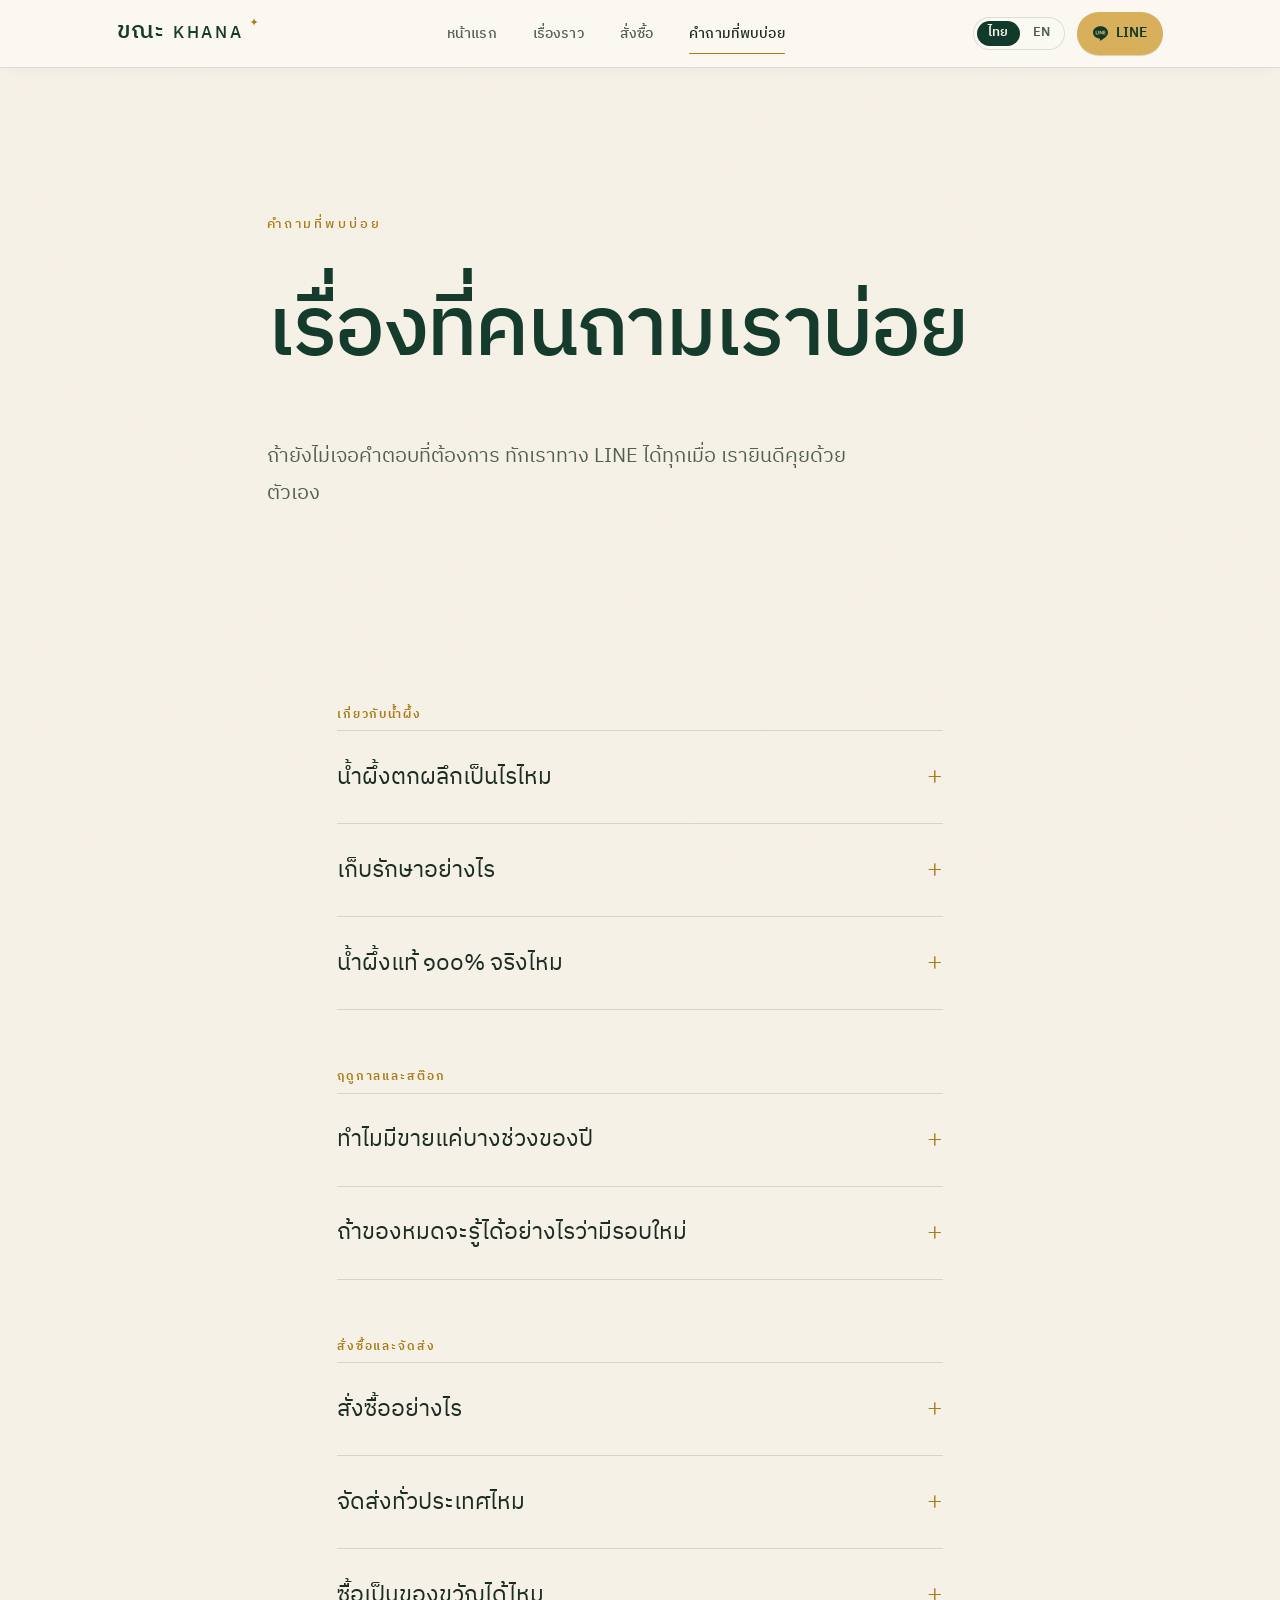
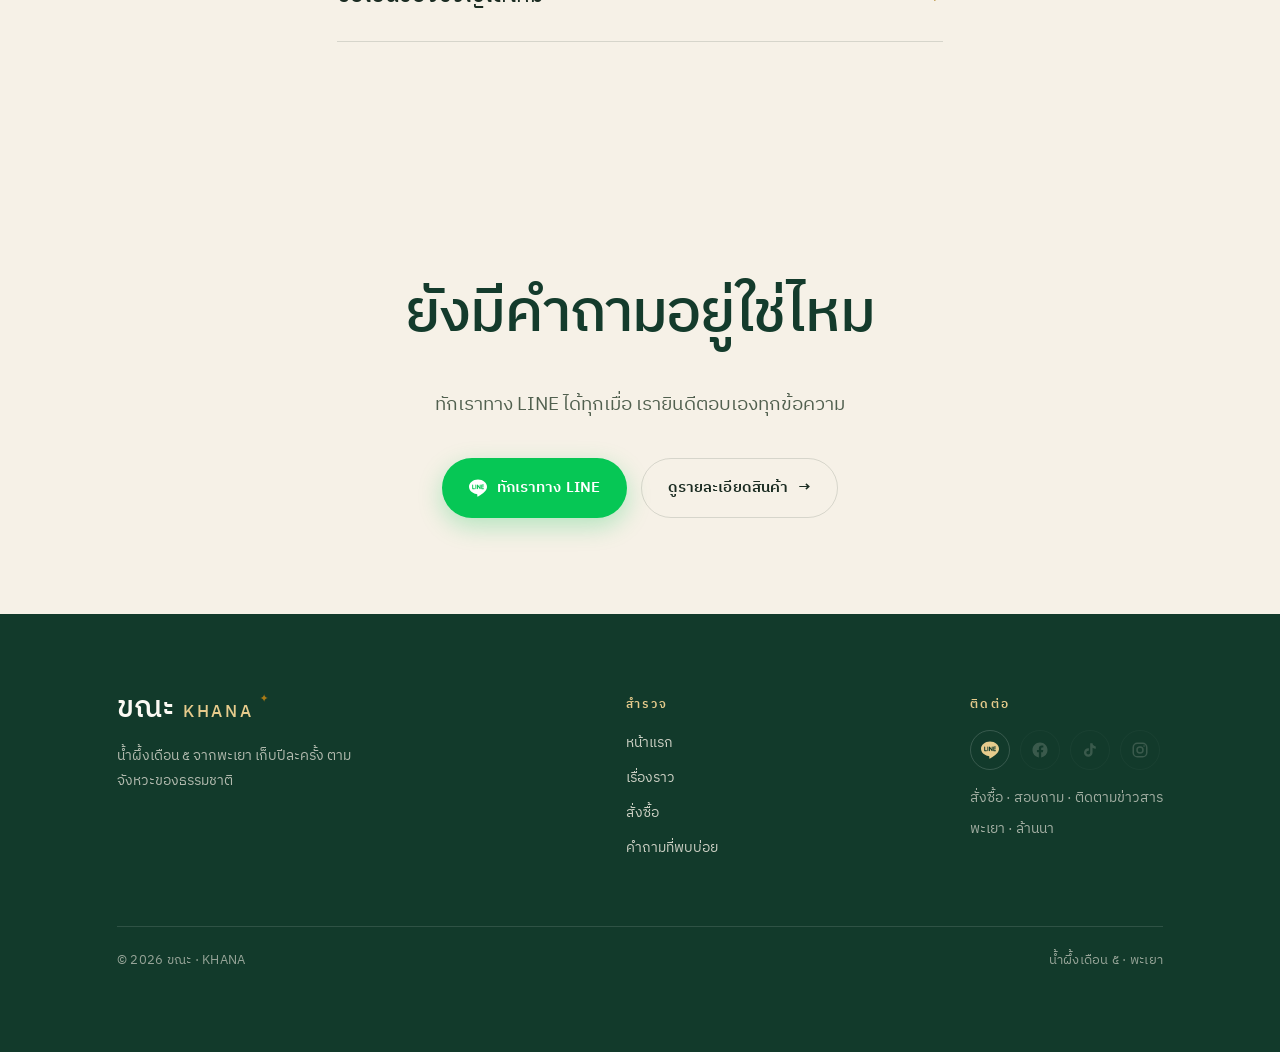
<file: faq.html>
<!DOCTYPE html>
<html lang="th">
<head>
<meta charset="UTF-8">
<meta name="viewport" content="width=device-width, initial-scale=1.0">
<title>คำถามที่พบบ่อย · ขณะ KHANA</title>
<meta name="description" content="คำถามที่พบบ่อยเกี่ยวกับน้ำผึ้งเดือน ๕ ขณะ — การตกผลึก การเก็บรักษา การจัดส่ง และฤดูกาล">
<link rel="preconnect" href="https://fonts.googleapis.com">
<link rel="preconnect" href="https://fonts.gstatic.com" crossorigin>
<link href="https://fonts.googleapis.com/css2?family=IBM+Plex+Sans+Thai:wght@300;400;500;600&family=Charmonman:wght@400;700&display=swap" rel="stylesheet">
<link rel="stylesheet" href="khana.css?v=13">
<script>(function(){try{var l=localStorage.getItem('khana-lang')||'th';document.documentElement.classList.add('lang-'+l);document.documentElement.lang=l;}catch(e){document.documentElement.classList.add('lang-th');}if(!matchMedia('(prefers-reduced-motion: reduce)').matches){document.documentElement.className+=' pre';}})();</script>
</head>
<body>

<!-- ───────────── Nav ───────────── -->
<header class="nav">
  <div class="nav__inner">
    <a class="brand" href="index.html" aria-label="ขณะ KHANA">
      <span class="brand__th">ขณะ</span>
      <span class="brand__en">KHANA</span>
      <span class="brand__spark" aria-hidden="true">✦</span>
    </a>

    <nav class="nav__links" aria-label="เมนูหลัก">
      <a class="nav__link" href="index.html"><span data-l="th">หน้าแรก</span><span data-l="en">Home</span></a>
      <a class="nav__link" href="story.html"><span data-l="th">เรื่องราว</span><span data-l="en">Story</span></a>
      <a class="nav__link" href="buy.html"><span data-l="th">สั่งซื้อ</span><span data-l="en">Shop</span></a>
      <a class="nav__link" href="faq.html" aria-current="page"><span data-l="th">คำถามที่พบบ่อย</span><span data-l="en">FAQ</span></a>
      <a class="nav__cta nav__cta--drawer" href="https://lin.ee/WtDLn9H" target="_blank" rel="noopener noreferrer">
        <svg width="15" height="15" viewBox="0 0 24 24" fill="currentColor" aria-hidden="true"><path d="M19.365 9.863c.349 0 .63.285.63.631 0 .345-.281.63-.63.63H17.61v1.125h1.755c.349 0 .63.283.63.63 0 .344-.281.629-.63.629h-2.386c-.345 0-.627-.285-.627-.63V8.108c0-.345.282-.63.63-.63h2.386c.346 0 .627.285.627.63 0 .349-.281.63-.63.63H17.61v1.125h1.755zm-3.855 3.016c0 .27-.174.51-.432.596-.064.021-.133.031-.199.031-.211 0-.391-.09-.51-.25l-2.443-3.317v2.94c0 .344-.279.629-.631.629-.346 0-.626-.285-.626-.629V8.108c0-.27.173-.51.43-.595.06-.023.136-.033.194-.033.195 0 .375.104.495.254l2.462 3.33V8.108c0-.345.282-.63.63-.63.345 0 .63.285.63.63v4.771zm-5.741 0c0 .344-.282.629-.631.629-.345 0-.627-.285-.627-.629V8.108c0-.345.282-.63.63-.63.346 0 .628.285.628.63v4.771zm-2.466.629H4.917c-.345 0-.63-.285-.63-.629V8.108c0-.345.285-.63.63-.63.348 0 .63.285.63.63v4.141h1.756c.348 0 .629.283.629.63 0 .344-.282.629-.629.629M24 10.314C24 4.943 18.615.572 12 .572S0 4.943 0 10.314c0 4.811 4.27 8.842 10.035 9.608.391.082.923.258 1.058.59.12.301.079.766.038 1.08l-.164 1.02c-.045.301-.24 1.186 1.049.645 1.291-.539 6.916-4.078 9.436-6.975C23.176 14.393 24 12.458 24 10.314"/></svg>
        LINE
      </a>
    </nav>

    <div class="nav__right">
      <div class="langtog" role="group" aria-label="เลือกภาษา / Language">
        <button class="langtog__btn" type="button" data-setlang="th" aria-pressed="true">ไทย</button>
        <button class="langtog__btn" type="button" data-setlang="en" aria-pressed="false">EN</button>
      </div>
      <a class="nav__cta nav__cta--bar" href="https://lin.ee/WtDLn9H" target="_blank" rel="noopener noreferrer">
        <svg width="15" height="15" viewBox="0 0 24 24" fill="currentColor" aria-hidden="true"><path d="M19.365 9.863c.349 0 .63.285.63.631 0 .345-.281.63-.63.63H17.61v1.125h1.755c.349 0 .63.283.63.63 0 .344-.281.629-.63.629h-2.386c-.345 0-.627-.285-.627-.63V8.108c0-.345.282-.63.63-.63h2.386c.346 0 .627.285.627.63 0 .349-.281.63-.63.63H17.61v1.125h1.755zm-3.855 3.016c0 .27-.174.51-.432.596-.064.021-.133.031-.199.031-.211 0-.391-.09-.51-.25l-2.443-3.317v2.94c0 .344-.279.629-.631.629-.346 0-.626-.285-.626-.629V8.108c0-.27.173-.51.43-.595.06-.023.136-.033.194-.033.195 0 .375.104.495.254l2.462 3.33V8.108c0-.345.282-.63.63-.63.345 0 .63.285.63.63v4.771zm-5.741 0c0 .344-.282.629-.631.629-.345 0-.627-.285-.627-.629V8.108c0-.345.282-.63.63-.63.346 0 .628.285.628.63v4.771zm-2.466.629H4.917c-.345 0-.63-.285-.63-.629V8.108c0-.345.285-.63.63-.63.348 0 .63.285.63.63v4.141h1.756c.348 0 .629.283.629.63 0 .344-.282.629-.629.629M24 10.314C24 4.943 18.615.572 12 .572S0 4.943 0 10.314c0 4.811 4.27 8.842 10.035 9.608.391.082.923.258 1.058.59.12.301.079.766.038 1.08l-.164 1.02c-.045.301-.24 1.186 1.049.645 1.291-.539 6.916-4.078 9.436-6.975C23.176 14.393 24 12.458 24 10.314"/></svg>
        LINE
      </a>
      <button class="nav__toggle" type="button" aria-label="เมนู / Menu" aria-expanded="false">
        <span></span><span></span><span></span>
      </button>
    </div>
  </div>
</header>

<main>

<!-- ───────────── Header ───────────── -->
<section class="section--tight faq-head">
  <div class="wrap faq-head__inner">
    <p class="kicker reveal"><span data-l="th">คำถามที่พบบ่อย</span><span data-l="en">Frequently asked</span></p>
    <h1 class="faq-head__title display reveal d1"><span data-l="th">เรื่องที่คนถามเราบ่อย</span><span data-l="en">The things people<br>ask us most</span></h1>
    <p class="faq-head__sub reveal d2"><span data-l="th">ถ้ายังไม่เจอคำตอบที่ต้องการ ทักเราทาง LINE ได้ทุกเมื่อ เรายินดีคุยด้วยตัวเอง</span><span data-l="en">If you don’t find your answer here, message us on LINE anytime — we’re always happy to talk in person.</span></p>
  </div>
</section>

<!-- ───────────── FAQ list ───────────── -->
<section class="section--tight faq">
  <div class="wrap faq__inner">

    <p class="faq__group reveal"><span data-l="th">เกี่ยวกับน้ำผึ้ง</span><span data-l="en">About the honey</span></p>
    <div class="faq__list reveal">
      <details class="faq__item">
        <summary><span data-l="th">น้ำผึ้งตกผลึกเป็นไรไหม</span><span data-l="en">Is it a problem if the honey crystallises?</span></summary>
        <p><span data-l="th">ไม่เป็นไรเลย การตกผลึกเป็นเรื่องธรรมชาติของน้ำผึ้งแท้ที่ไม่ผ่านความร้อนสูง เป็นสัญญาณที่ดีด้วยซ้ำ หากอยากให้กลับมาเหลว แช่ขวดในน้ำอุ่น (ไม่ร้อนจัด) สักครู่ก็พอ</span><span data-l="en">Not at all. Crystallisation is natural for raw honey that hasn’t been over-heated — it’s actually a good sign. To return it to liquid, simply rest the jar in warm (not hot) water for a while.</span></p>
      </details>
      <details class="faq__item">
        <summary><span data-l="th">เก็บรักษาอย่างไร</span><span data-l="en">How should I store it?</span></summary>
        <p><span data-l="th">เก็บในที่แห้ง อุณหภูมิห้อง ไม่ต้องแช่ตู้เย็น ใช้ช้อนแห้งทุกครั้งเพื่อไม่ให้มีน้ำหรือความชื้นเข้าไป น้ำผึ้งแท้เก็บได้นานมากโดยไม่เสีย</span><span data-l="en">Keep it somewhere dry at room temperature — no fridge needed. Always use a dry spoon so no water gets in. Pure honey keeps for a very long time without spoiling.</span></p>
      </details>
      <details class="faq__item">
        <summary><span data-l="th">น้ำผึ้งแท้ ๑๐๐% จริงไหม</span><span data-l="en">Is it really 100% pure honey?</span></summary>
        <p><span data-l="th">จริง น้ำผึ้งของเราคือน้ำผึ้งลำไยแท้ ๑๐๐% ไม่ผสม ไม่เติมน้ำตาล ไม่แต่งกลิ่นหรือสี รสและกลิ่นจะเปลี่ยนเล็กน้อยในแต่ละปีตามดอกไม้ที่บาน</span><span data-l="en">Yes. Ours is 100% pure longan honey — nothing blended in, no added sugar, no added colour or scent. The taste and aroma shift slightly each year with the flowers in bloom.</span></p>
      </details>
    </div>

    <p class="faq__group reveal"><span data-l="th">ฤดูกาลและสต๊อก</span><span data-l="en">Season &amp; availability</span></p>
    <div class="faq__list reveal">
      <details class="faq__item">
        <summary><span data-l="th">ทำไมมีขายแค่บางช่วงของปี</span><span data-l="en">Why is it only available part of the year?</span></summary>
        <p><span data-l="th">เพราะเราเก็บปีละครั้งในเดือนเมษายน ตามจังหวะของธรรมชาติ เมื่อหมดฤดูก็ต้องรอรอบถัดไป ช่วงที่ไม่มีน้ำผึ้ง เราแนะนำผลผลิตตามฤดูกาลอื่นจากชุมชนเดียวกัน</span><span data-l="en">Because we harvest just once a year, in April, to nature’s rhythm. When a season runs out, the next one has to wait. In between, we point you to other seasonal produce from the same community.</span></p>
      </details>
      <details class="faq__item">
        <summary><span data-l="th">ถ้าของหมดจะรู้ได้อย่างไรว่ามีรอบใหม่</span><span data-l="en">How will I know when a new batch arrives?</span></summary>
        <p><span data-l="th">เพิ่มเพื่อนใน LINE ของเราไว้ เราจะแจ้งทุกครั้งที่เริ่มฤดูเก็บใหม่ และเปิดให้จองก่อนใคร</span><span data-l="en">Add us on LINE and stay connected — we announce every new harvest there, and friends get first chance to reserve.</span></p>
      </details>
    </div>

    <p class="faq__group reveal"><span data-l="th">สั่งซื้อและจัดส่ง</span><span data-l="en">Ordering &amp; shipping</span></p>
    <div class="faq__list reveal">
      <details class="faq__item">
        <summary><span data-l="th">สั่งซื้ออย่างไร</span><span data-l="en">How do I order?</span></summary>
        <p><span data-l="th">สั่งซื้อผ่าน LINE โดยตรง เพิ่มเพื่อนแล้วทักมาบอกจำนวนที่ต้องการ เราจะแจ้งราคา ขนาด และดูแลเรื่องการจัดส่งให้ทั้งหมด</span><span data-l="en">Order directly through LINE. Add us, tell us how many you’d like, and we’ll share price and sizes and handle the whole delivery for you.</span></p>
      </details>
      <details class="faq__item">
        <summary><span data-l="th">จัดส่งทั่วประเทศไหม</span><span data-l="en">Do you ship nationwide?</span></summary>
        <p><span data-l="th">จัดส่งทั่วประเทศไทย ค่าจัดส่งคิดตามน้ำหนักและปลายทาง สอบถามรายละเอียดได้ทาง LINE</span><span data-l="en">Yes, we ship throughout Thailand. Shipping is calculated by weight and destination — just ask on LINE for details.</span></p>
      </details>
      <details class="faq__item">
        <summary><span data-l="th">ซื้อเป็นของขวัญได้ไหม</span><span data-l="en">Can I buy it as a gift?</span></summary>
        <p><span data-l="th">ได้แน่นอน น้ำผึ้งของเราเหมาะเป็นของขวัญมาก แจ้งเราทาง LINE ได้เลยว่าต้องการส่งให้ใคร เราช่วยดูแลการแพ็คให้เรียบร้อย</span><span data-l="en">Absolutely — our honey makes a lovely gift. Tell us on LINE who it’s for and we’ll take care of the packing.</span></p>
      </details>
    </div>

  </div>
</section>

<!-- ───────────── CTA ───────────── -->
<section class="section--tight cta">
  <div class="wrap cta__inner reveal">
    <h2 class="cta__title display"><span data-l="th">ยังมีคำถามอยู่ใช่ไหม</span><span data-l="en">Still have a question?</span></h2>
    <p class="cta__en"><span data-l="th">ทักเราทาง LINE ได้ทุกเมื่อ เรายินดีตอบเองทุกข้อความ</span><span data-l="en">Message us on LINE anytime — we answer every message ourselves.</span></p>
    <div class="cta__btns">
      <a class="btn btn--line" href="https://lin.ee/WtDLn9H" target="_blank" rel="noopener noreferrer">
        <svg width="18" height="18" viewBox="0 0 24 24" fill="currentColor" aria-hidden="true"><path d="M19.365 9.863c.349 0 .63.285.63.631 0 .345-.281.63-.63.63H17.61v1.125h1.755c.349 0 .63.283.63.63 0 .344-.281.629-.63.629h-2.386c-.345 0-.627-.285-.627-.63V8.108c0-.345.282-.63.63-.63h2.386c.346 0 .627.285.627.63 0 .349-.281.63-.63.63H17.61v1.125h1.755zm-3.855 3.016c0 .27-.174.51-.432.596-.064.021-.133.031-.199.031-.211 0-.391-.09-.51-.25l-2.443-3.317v2.94c0 .344-.279.629-.631.629-.346 0-.626-.285-.626-.629V8.108c0-.27.173-.51.43-.595.06-.023.136-.033.194-.033.195 0 .375.104.495.254l2.462 3.33V8.108c0-.345.282-.63.63-.63.345 0 .63.285.63.63v4.771zm-5.741 0c0 .344-.282.629-.631.629-.345 0-.627-.285-.627-.629V8.108c0-.345.282-.63.63-.63.346 0 .628.285.628.63v4.771zm-2.466.629H4.917c-.345 0-.63-.285-.63-.629V8.108c0-.345.285-.63.63-.63.348 0 .63.285.63.63v4.141h1.756c.348 0 .629.283.629.63 0 .344-.282.629-.629.629M24 10.314C24 4.943 18.615.572 12 .572S0 4.943 0 10.314c0 4.811 4.27 8.842 10.035 9.608.391.082.923.258 1.058.59.12.301.079.766.038 1.08l-.164 1.02c-.045.301-.24 1.186 1.049.645 1.291-.539 6.916-4.078 9.436-6.975C23.176 14.393 24 12.458 24 10.314"/></svg>
        <span data-l="th">ทักเราทาง LINE</span><span data-l="en">Chat with us on LINE</span>
      </a>
      <a class="btn btn--ghost" href="buy.html"><span data-l="th">ดูรายละเอียดสินค้า</span><span data-l="en">See product details</span> <span class="arrow">→</span></a>
    </div>
  </div>
</section>

</main>

<!-- ───────────── Footer ───────────── -->
<footer class="foot">
  <div class="wrap">
    <div class="foot__grid">
      <div class="foot__brand">
        <a class="brand" href="index.html"><span class="brand__th">ขณะ</span><span class="brand__en">KHANA</span><span class="brand__spark" aria-hidden="true">✦</span></a>
        <p class="foot__tag"><span data-l="th">น้ำผึ้งเดือน ๕ จากพะเยา เก็บปีละครั้ง ตามจังหวะของธรรมชาติ</span><span data-l="en">Month-five wild honey from Phayao — harvested once a year, to nature’s rhythm.</span></p>
      </div>
      <div class="foot__col">
        <h4><span data-l="th">สำรวจ</span><span data-l="en">Explore</span></h4>
        <a href="index.html"><span data-l="th">หน้าแรก</span><span data-l="en">Home</span></a>
        <a href="story.html"><span data-l="th">เรื่องราว</span><span data-l="en">Story</span></a>
        <a href="buy.html"><span data-l="th">สั่งซื้อ</span><span data-l="en">Shop</span></a>
        <a href="faq.html"><span data-l="th">คำถามที่พบบ่อย</span><span data-l="en">FAQ</span></a>
      </div>
      <div class="foot__col">
        <h4><span data-l="th">ติดต่อ</span><span data-l="en">Contact</span></h4>
        <div class="foot__social">
          <a href="https://lin.ee/WtDLn9H" target="_blank" rel="noopener noreferrer" aria-label="LINE">
            <svg viewBox="0 0 24 24" fill="currentColor" aria-hidden="true"><path d="M19.365 9.863c.349 0 .63.285.63.631 0 .345-.281.63-.63.63H17.61v1.125h1.755c.349 0 .63.283.63.63 0 .344-.281.629-.63.629h-2.386c-.345 0-.627-.285-.627-.63V8.108c0-.345.282-.63.63-.63h2.386c.346 0 .627.285.627.63 0 .349-.281.63-.63.63H17.61v1.125h1.755zm-3.855 3.016c0 .27-.174.51-.432.596-.064.021-.133.031-.199.031-.211 0-.391-.09-.51-.25l-2.443-3.317v2.94c0 .344-.279.629-.631.629-.346 0-.626-.285-.626-.629V8.108c0-.27.173-.51.43-.595.06-.023.136-.033.194-.033.195 0 .375.104.495.254l2.462 3.33V8.108c0-.345.282-.63.63-.63.345 0 .63.285.63.63v4.771zm-5.741 0c0 .344-.282.629-.631.629-.345 0-.627-.285-.627-.629V8.108c0-.345.282-.63.63-.63.346 0 .628.285.628.63v4.771zm-2.466.629H4.917c-.345 0-.63-.285-.63-.629V8.108c0-.345.285-.63.63-.63.348 0 .63.285.63.63v4.141h1.756c.348 0 .629.283.629.63 0 .344-.282.629-.629.629M24 10.314C24 4.943 18.615.572 12 .572S0 4.943 0 10.314c0 4.811 4.27 8.842 10.035 9.608.391.082.923.258 1.058.59.12.301.079.766.038 1.08l-.164 1.02c-.045.301-.24 1.186 1.049.645 1.291-.539 6.916-4.078 9.436-6.975C23.176 14.393 24 12.458 24 10.314"/></svg>
          </a>
          <a href="#" aria-label="Facebook" data-soon="true">
            <svg viewBox="0 0 24 24" fill="currentColor" aria-hidden="true"><path d="M22 12.06C22 6.5 17.52 2 12 2S2 6.5 2 12.06c0 5 3.66 9.15 8.44 9.94v-7.03H7.9v-2.9h2.54V9.85c0-2.5 1.49-3.89 3.78-3.89 1.09 0 2.24.2 2.24.2v2.46h-1.26c-1.24 0-1.63.77-1.63 1.56v1.88h2.78l-.44 2.9h-2.34V22c4.78-.79 8.44-4.94 8.44-9.94Z"/></svg>
          </a>
          <a href="#" aria-label="TikTok" data-soon="true">
            <svg viewBox="0 0 24 24" fill="currentColor" aria-hidden="true"><path d="M16.6 5.82A4.3 4.3 0 0 1 15.4 3h-3.13v12.43a2.59 2.59 0 1 1-2.59-2.59c.27 0 .53.04.78.12v-3.2a5.73 5.73 0 0 0-.78-.05A5.72 5.72 0 1 0 15.4 15.4V9.01a7.34 7.34 0 0 0 4.3 1.38V7.26a4.28 4.28 0 0 1-3.1-1.44Z"/></svg>
          </a>
          <a href="#" aria-label="Instagram" data-soon="true">
            <svg viewBox="0 0 24 24" fill="none" stroke="currentColor" stroke-width="2" aria-hidden="true"><rect x="3" y="3" width="18" height="18" rx="5.5"/><circle cx="12" cy="12" r="4"/><circle cx="17.4" cy="6.6" r="1.1" fill="currentColor" stroke="none"/></svg>
          </a>
        </div>
        <div class="foot__contact">
          <p><span data-l="th">สั่งซื้อ · สอบถาม · ติดตามข่าวสาร</span><span data-l="en">Order · ask · follow along</span></p>
          <p><span data-l="th">พะเยา · ล้านนา</span><span data-l="en">Phayao · Lanna, Thailand</span></p>
        </div>
      </div>
    </div>
    <div class="foot__base">
      <span>© 2026 ขณะ · KHANA</span>
      <span><span data-l="th">น้ำผึ้งเดือน ๕ · พะเยา</span><span data-l="en">Month-five honey · Phayao</span></span>
    </div>
  </div>
</footer>

<script src="khana.js"></script>
</body>
</html>
                                                                                                                                                                           
</file>
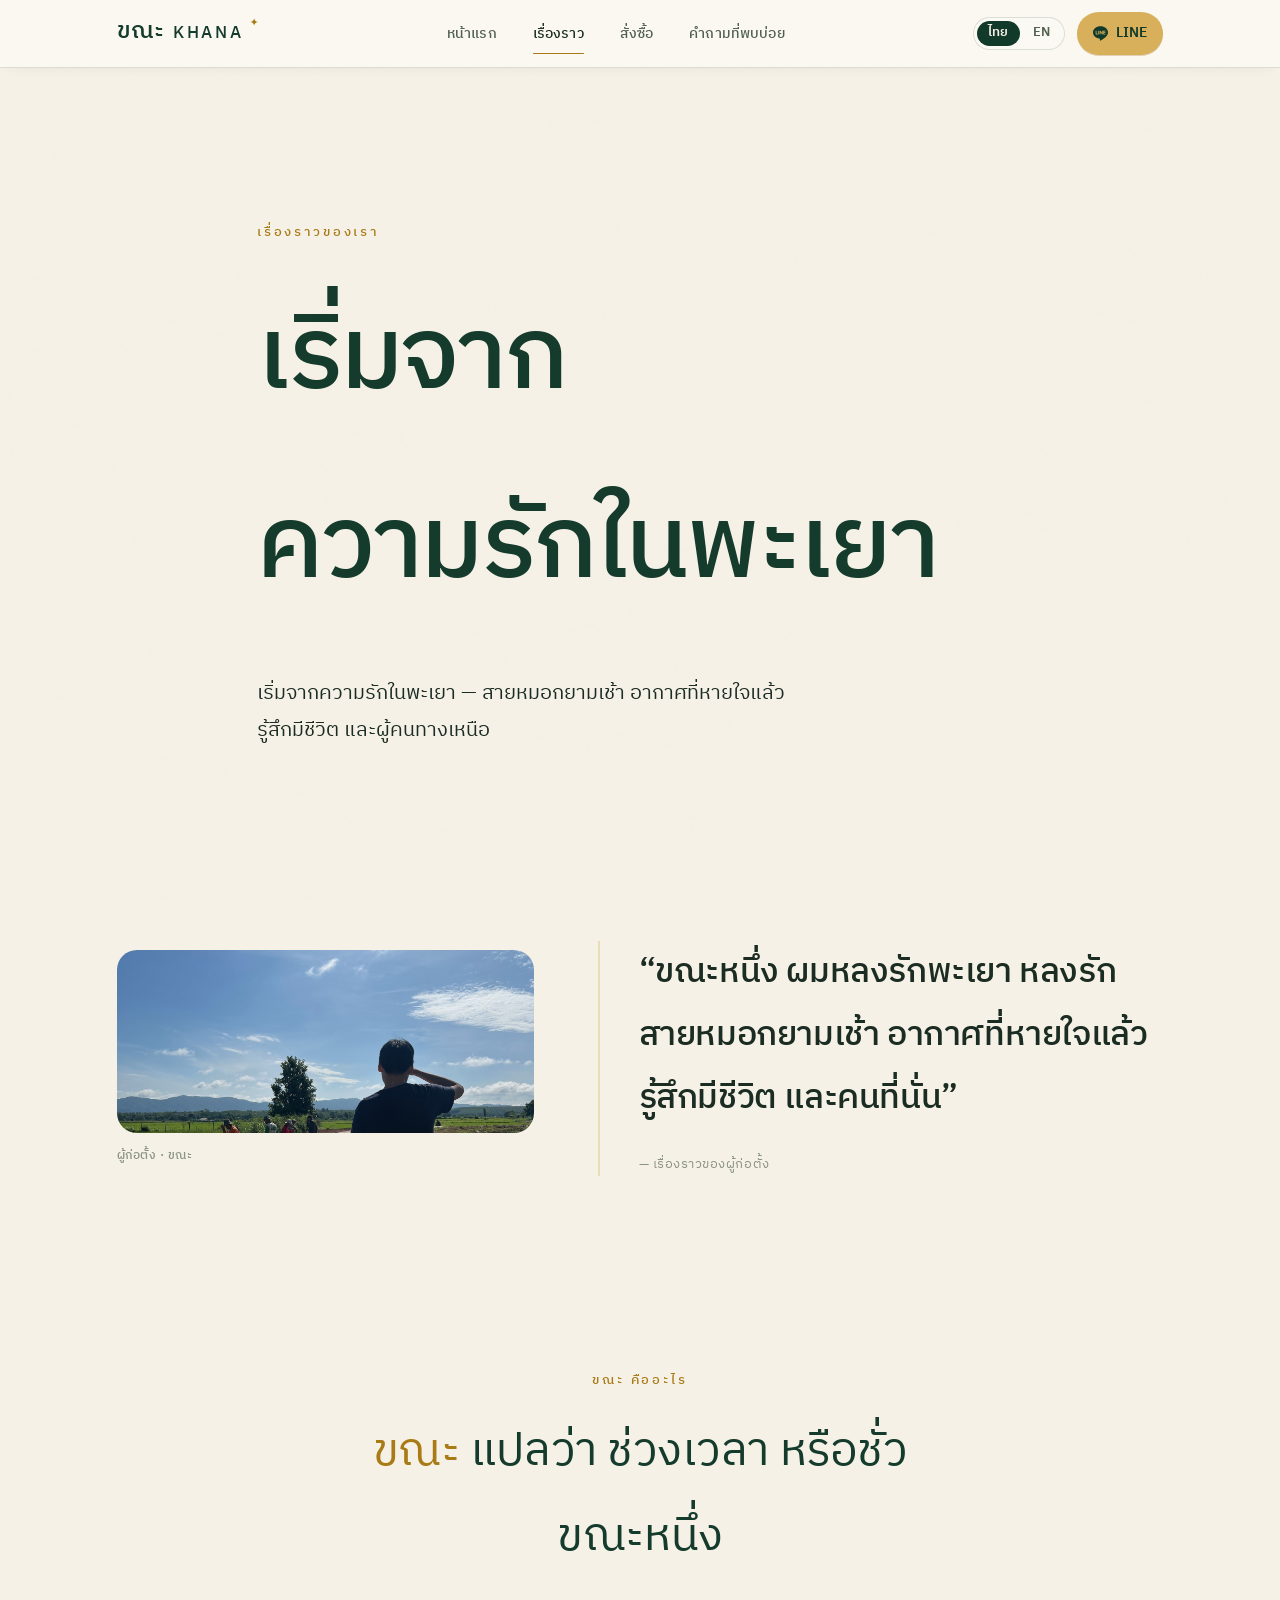
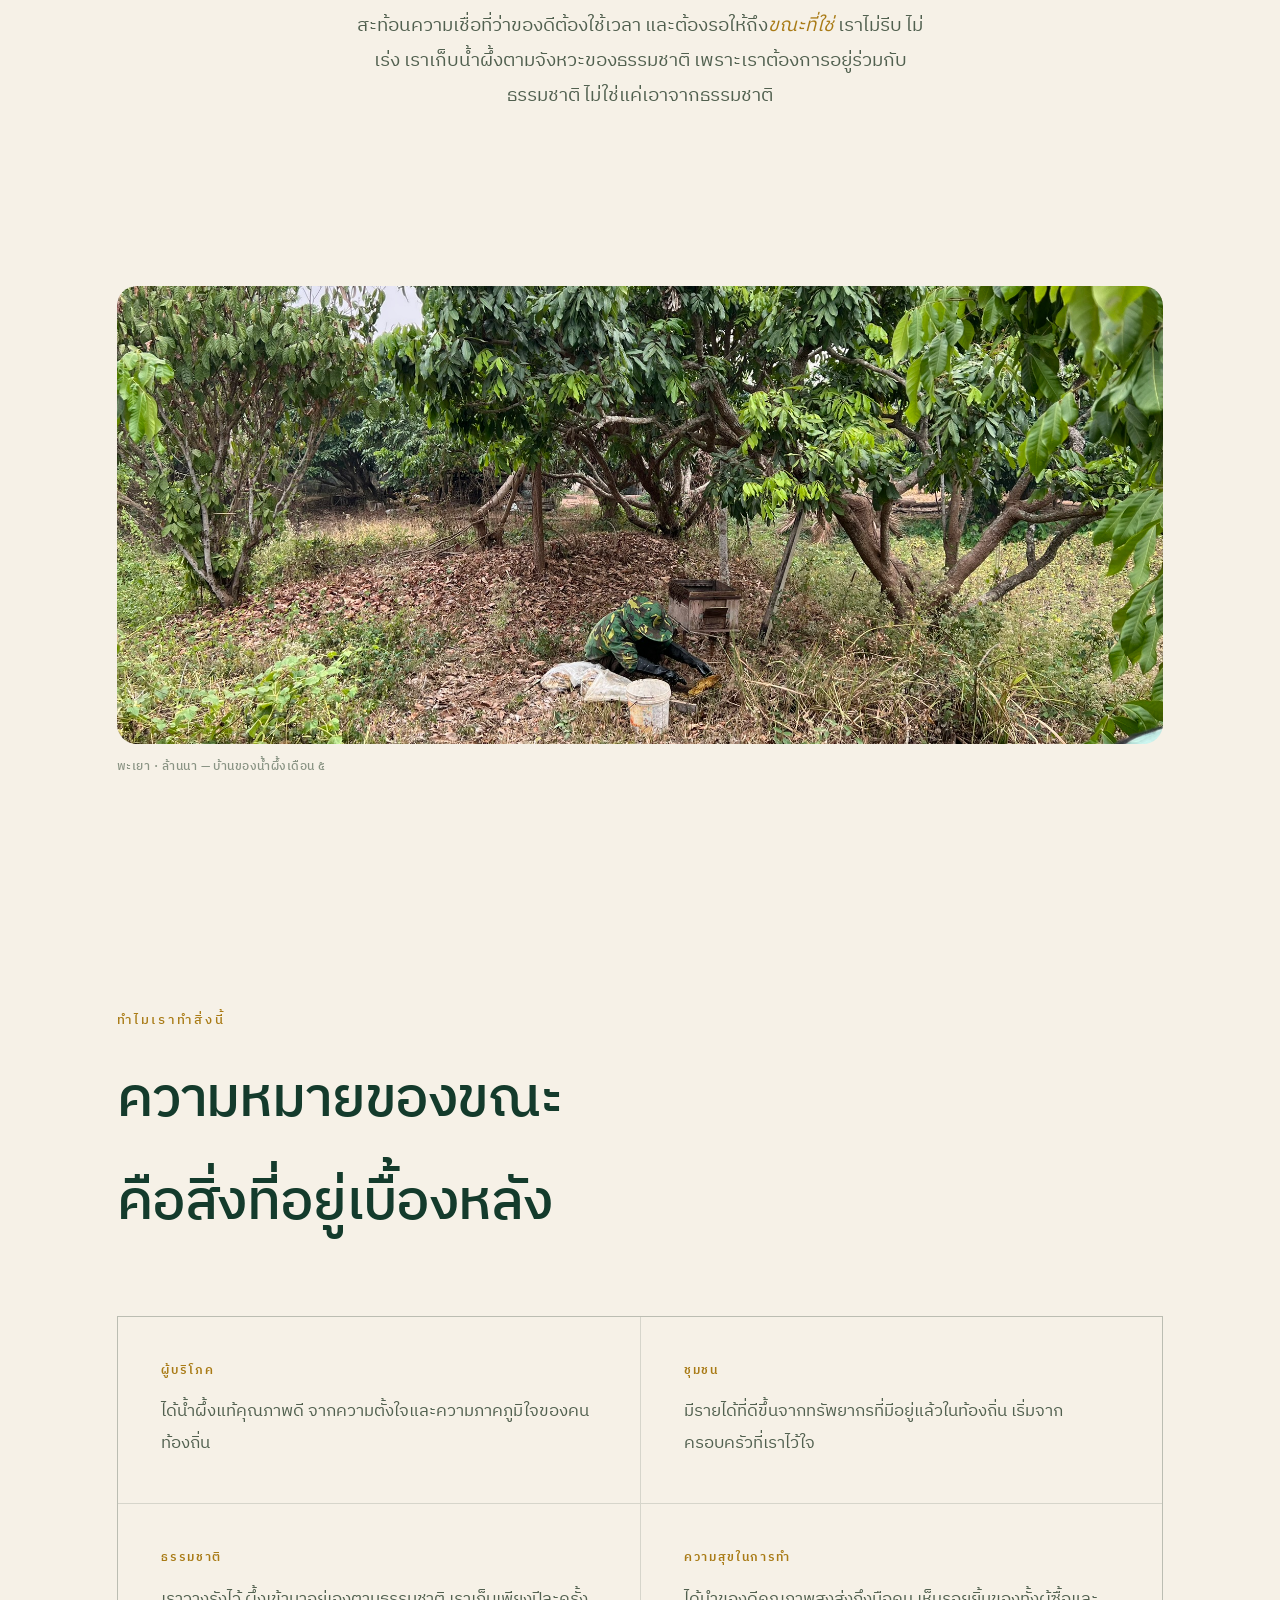
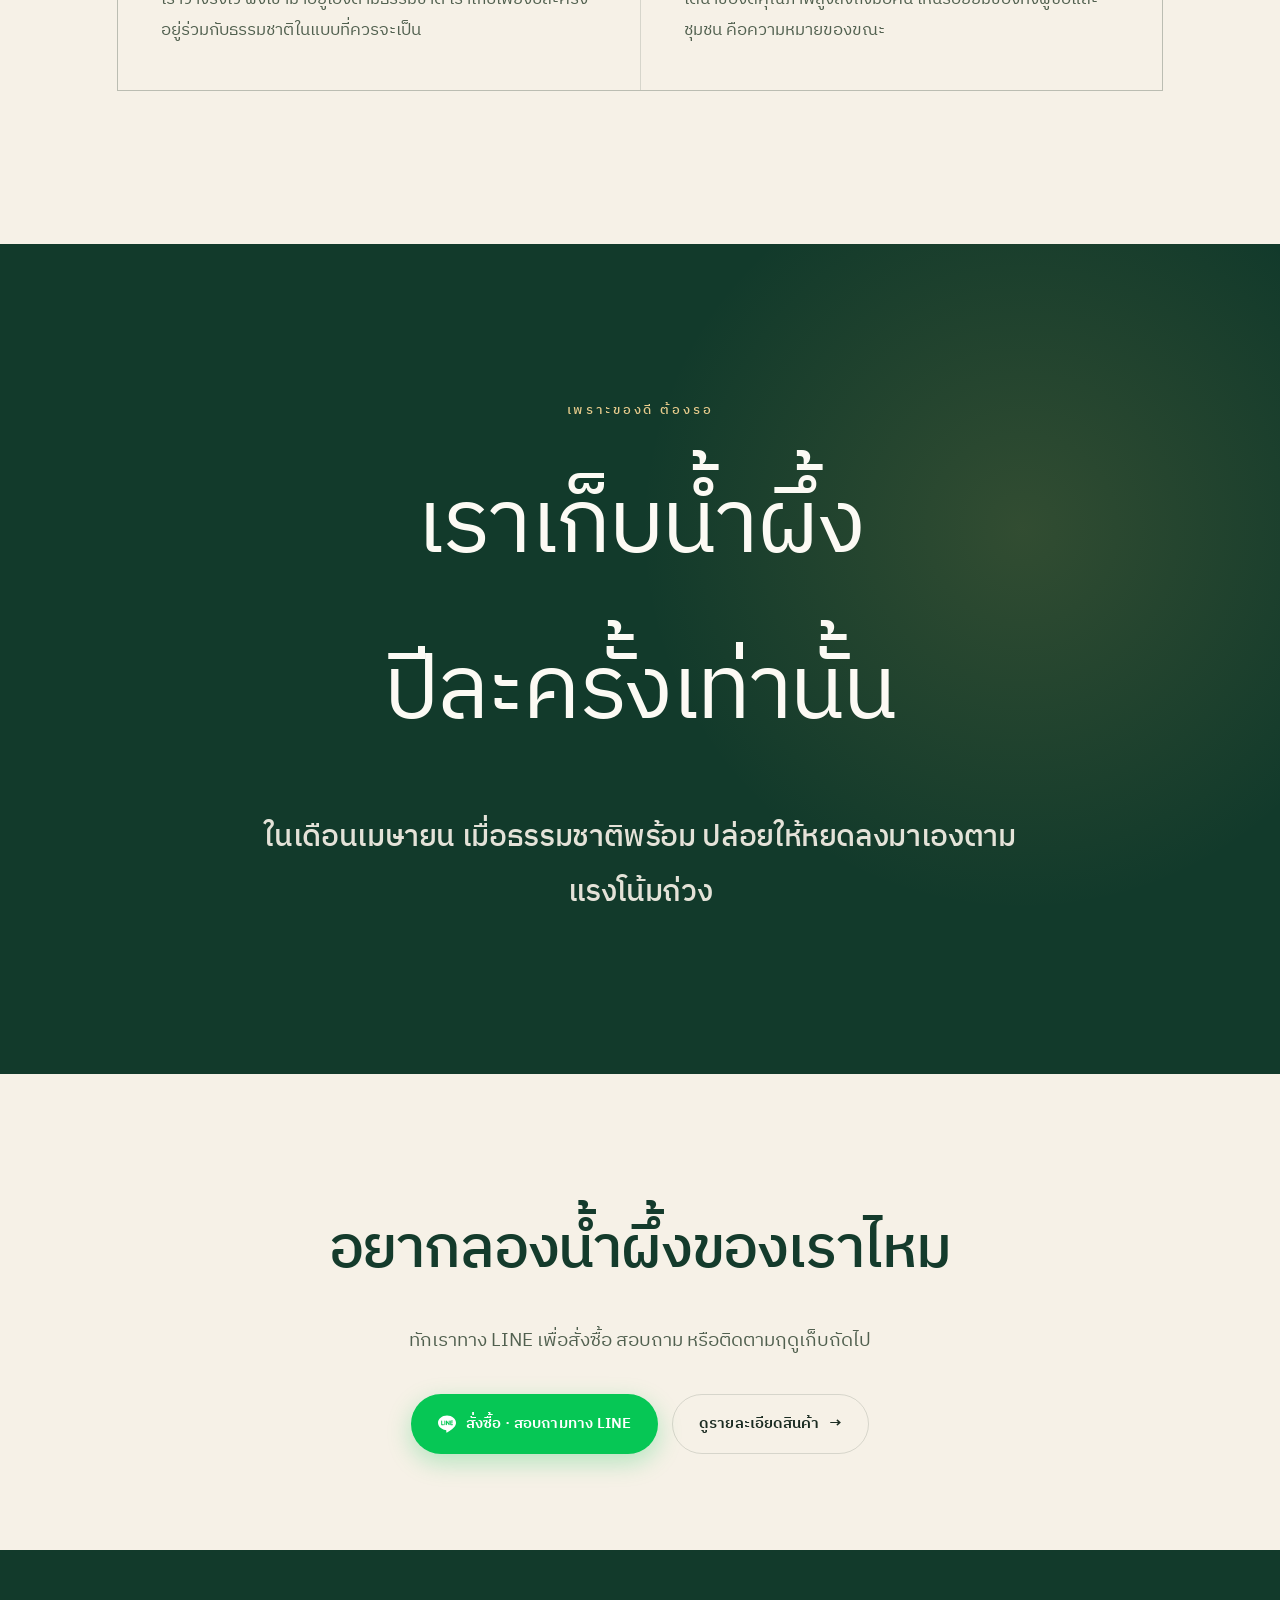
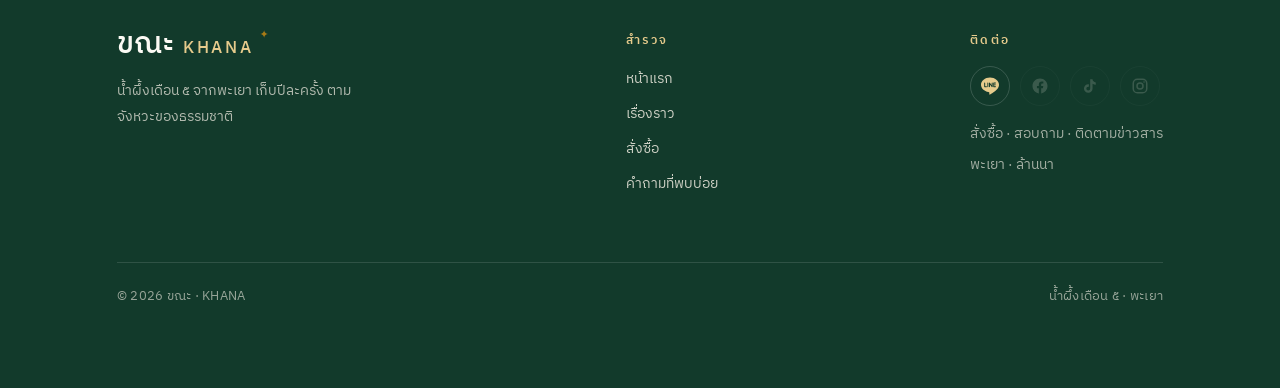
<file: story.html>
<!DOCTYPE html>
<html lang="th">
<head>
<meta charset="UTF-8">
<meta name="viewport" content="width=device-width, initial-scale=1.0">
<title>เรื่องราว · ขณะ KHANA</title>
<meta name="description" content="เรื่องราวของขณะ — ความรักในพะเยา และน้ำผึ้งที่เก็บตามจังหวะของธรรมชาติ">
<link rel="preconnect" href="https://fonts.googleapis.com">
<link rel="preconnect" href="https://fonts.gstatic.com" crossorigin>
<link href="https://fonts.googleapis.com/css2?family=IBM+Plex+Sans+Thai:wght@300;400;500;600&family=Charmonman:wght@400;700&display=swap" rel="stylesheet">
<link rel="stylesheet" href="khana.css?v=13">
<script>(function(){try{var l=localStorage.getItem('khana-lang')||'th';document.documentElement.classList.add('lang-'+l);document.documentElement.lang=l;}catch(e){document.documentElement.classList.add('lang-th');}if(!matchMedia('(prefers-reduced-motion: reduce)').matches){document.documentElement.className+=' pre';}})();</script>
</head>
<body>

<!-- ───────────── Nav ───────────── -->
<header class="nav">
  <div class="nav__inner">
    <a class="brand" href="index.html" aria-label="ขณะ KHANA">
      <span class="brand__th">ขณะ</span>
      <span class="brand__en">KHANA</span>
      <span class="brand__spark" aria-hidden="true">✦</span>
    </a>

    <nav class="nav__links" aria-label="เมนูหลัก">
      <a class="nav__link" href="index.html"><span data-l="th">หน้าแรก</span><span data-l="en">Home</span></a>
      <a class="nav__link" href="story.html" aria-current="page"><span data-l="th">เรื่องราว</span><span data-l="en">Story</span></a>
      <a class="nav__link" href="buy.html"><span data-l="th">สั่งซื้อ</span><span data-l="en">Shop</span></a>
      <a class="nav__link" href="faq.html"><span data-l="th">คำถามที่พบบ่อย</span><span data-l="en">FAQ</span></a>
      <a class="nav__cta nav__cta--drawer" href="https://lin.ee/WtDLn9H" target="_blank" rel="noopener noreferrer">
        <svg width="15" height="15" viewBox="0 0 24 24" fill="currentColor" aria-hidden="true"><path d="M19.365 9.863c.349 0 .63.285.63.631 0 .345-.281.63-.63.63H17.61v1.125h1.755c.349 0 .63.283.63.63 0 .344-.281.629-.63.629h-2.386c-.345 0-.627-.285-.627-.63V8.108c0-.345.282-.63.63-.63h2.386c.346 0 .627.285.627.63 0 .349-.281.63-.63.63H17.61v1.125h1.755zm-3.855 3.016c0 .27-.174.51-.432.596-.064.021-.133.031-.199.031-.211 0-.391-.09-.51-.25l-2.443-3.317v2.94c0 .344-.279.629-.631.629-.346 0-.626-.285-.626-.629V8.108c0-.27.173-.51.43-.595.06-.023.136-.033.194-.033.195 0 .375.104.495.254l2.462 3.33V8.108c0-.345.282-.63.63-.63.345 0 .63.285.63.63v4.771zm-5.741 0c0 .344-.282.629-.631.629-.345 0-.627-.285-.627-.629V8.108c0-.345.282-.63.63-.63.346 0 .628.285.628.63v4.771zm-2.466.629H4.917c-.345 0-.63-.285-.63-.629V8.108c0-.345.285-.63.63-.63.348 0 .63.285.63.63v4.141h1.756c.348 0 .629.283.629.63 0 .344-.282.629-.629.629M24 10.314C24 4.943 18.615.572 12 .572S0 4.943 0 10.314c0 4.811 4.27 8.842 10.035 9.608.391.082.923.258 1.058.59.12.301.079.766.038 1.08l-.164 1.02c-.045.301-.24 1.186 1.049.645 1.291-.539 6.916-4.078 9.436-6.975C23.176 14.393 24 12.458 24 10.314"/></svg>
        LINE
      </a>
    </nav>

    <div class="nav__right">
      <div class="langtog" role="group" aria-label="เลือกภาษา / Language">
        <button class="langtog__btn" type="button" data-setlang="th" aria-pressed="true">ไทย</button>
        <button class="langtog__btn" type="button" data-setlang="en" aria-pressed="false">EN</button>
      </div>
      <a class="nav__cta nav__cta--bar" href="https://lin.ee/WtDLn9H" target="_blank" rel="noopener noreferrer">
        <svg width="15" height="15" viewBox="0 0 24 24" fill="currentColor" aria-hidden="true"><path d="M19.365 9.863c.349 0 .63.285.63.631 0 .345-.281.63-.63.63H17.61v1.125h1.755c.349 0 .63.283.63.63 0 .344-.281.629-.63.629h-2.386c-.345 0-.627-.285-.627-.63V8.108c0-.345.282-.63.63-.63h2.386c.346 0 .627.285.627.63 0 .349-.281.63-.63.63H17.61v1.125h1.755zm-3.855 3.016c0 .27-.174.51-.432.596-.064.021-.133.031-.199.031-.211 0-.391-.09-.51-.25l-2.443-3.317v2.94c0 .344-.279.629-.631.629-.346 0-.626-.285-.626-.629V8.108c0-.27.173-.51.43-.595.06-.023.136-.033.194-.033.195 0 .375.104.495.254l2.462 3.33V8.108c0-.345.282-.63.63-.63.345 0 .63.285.63.63v4.771zm-5.741 0c0 .344-.282.629-.631.629-.345 0-.627-.285-.627-.629V8.108c0-.345.282-.63.63-.63.346 0 .628.285.628.63v4.771zm-2.466.629H4.917c-.345 0-.63-.285-.63-.629V8.108c0-.345.285-.63.63-.63.348 0 .63.285.63.63v4.141h1.756c.348 0 .629.283.629.63 0 .344-.282.629-.629.629M24 10.314C24 4.943 18.615.572 12 .572S0 4.943 0 10.314c0 4.811 4.27 8.842 10.035 9.608.391.082.923.258 1.058.59.12.301.079.766.038 1.08l-.164 1.02c-.045.301-.24 1.186 1.049.645 1.291-.539 6.916-4.078 9.436-6.975C23.176 14.393 24 12.458 24 10.314"/></svg>
        LINE
      </a>
      <button class="nav__toggle" type="button" aria-label="เมนู / Menu" aria-expanded="false">
        <span></span><span></span><span></span>
      </button>
    </div>
  </div>
</header>

<main>

<!-- ───────────── Header ───────────── -->
<section class="section--tight story-head">
  <div class="wrap story-head__inner">
    <p class="kicker reveal"><span data-l="th">เรื่องราวของเรา</span><span data-l="en">Our story</span></p>
    <h1 class="story-head__title display reveal d1"><span data-l="th">เริ่มจาก<br>ความรักในพะเยา</span><span data-l="en">It began with<br>a love for Phayao</span></h1>
    <p class="story-head__sub reveal d2"><span data-l="th">เริ่มจากความรักในพะเยา — สายหมอกยามเช้า อากาศที่หายใจแล้วรู้สึกมีชีวิต และผู้คนทางเหนือ</span><span data-l="en">It began with a love for Phayao — the morning mist, air that feels alive, and the people of the north.</span></p>
  </div>
</section>

<!-- ───────────── Founder quote ───────────── -->
<section class="section--tight founder">
  <div class="wrap founder__grid">
    <div class="founder__media reveal">
      <figure class="photo photo--wide">
        <img src="images/IMG_9655.jpg" alt="The founder looking out over the rice fields in Phayao" style="--pos:30% 60%">
      </figure>
      <p class="photo-cap"><span data-l="th">ผู้ก่อตั้ง · ขณะ</span><span data-l="en">The founder · KHANA</span></p>
    </div>
    <blockquote class="founder__quote reveal d1">
      <p class="founder__th lede"><span data-l="th">“ขณะหนึ่ง ผมหลงรักพะเยา หลงรักสายหมอกยามเช้า อากาศที่หายใจแล้วรู้สึกมีชีวิต และคนที่นั่น”</span><span data-l="en">“There was a moment I fell in love with Phayao — the mist, the air that made me feel alive, and the people. <em>Khana</em> grew out of that love.”</span></p>
      <cite class="founder__cite"><span data-l="th">— เรื่องราวของผู้ก่อตั้ง</span><span data-l="en">— From the founder</span></cite>
    </blockquote>
  </div>
</section>

<!-- ───────────── Meaning ───────────── -->
<section class="section--tight prose-section">
  <div class="wrap prose">
    <p class="kicker reveal"><span data-l="th">ขณะ คืออะไร</span><span data-l="en">The meaning</span></p>
    <h2 class="prose__h reveal d1"><span data-l="th"><em>ขณะ</em> แปลว่า ช่วงเวลา หรือชั่วขณะหนึ่ง</span><span data-l="en"><em>Khana</em> means a moment — a passing instant.</span></h2>
    <p class="prose__p reveal d1"><span data-l="th">สะท้อนความเชื่อที่ว่าของดีต้องใช้เวลา และต้องรอให้ถึง<em>ขณะที่ใช่</em> เราไม่รีบ ไม่เร่ง เราเก็บน้ำผึ้งตามจังหวะของธรรมชาติ เพราะเราต้องการอยู่ร่วมกับธรรมชาติ ไม่ใช่แค่เอาจากธรรมชาติ</span><span data-l="en">It reflects a simple belief: good things take time, and must wait for the <em>right moment</em>. We don’t rush. We gather honey to nature’s rhythm — because we want to live with the land, not only take from it.</span></p>
  </div>
</section>

<!-- ───────────── Wide image ───────────── -->
<section class="wrap story-wide reveal">
  <figure class="photo photo--wide">
    <img src="images/IMG_3145.JPEG" alt="A hive box under the longan trees in Phayao" style="--pos:30% 60%" loading="lazy">
  </figure>
  <p class="photo-cap"><span data-l="th">พะเยา · ล้านนา — บ้านของน้ำผึ้งเดือน ๕</span><span data-l="en">Phayao · Lanna — home of month-five honey</span></p>
</section>

<!-- ───────────── Why we do this ───────────── -->
<section class="section why">
  <div class="wrap">
    <div class="why__head reveal">
      <p class="kicker"><span data-l="th">ทำไมเราทำสิ่งนี้</span><span data-l="en">Why we do it</span></p>
      <h2 class="why__title display"><span data-l="th">ความหมายของขณะ<br>คือสิ่งที่อยู่เบื้องหลัง</span><span data-l="en">The meaning of Khana<br>is what stands behind it</span></h2>
    </div>
    <div class="why__grid">
      <article class="why__item reveal">
        <span class="why__label"><span data-l="th">ผู้บริโภค</span><span data-l="en">For you</span></span>
        <p class="why__text"><span data-l="th">ได้น้ำผึ้งแท้คุณภาพดี จากความตั้งใจและความภาคภูมิใจของคนท้องถิ่น</span><span data-l="en">Pure honey — made with the care and pride of local people.</span></p>
      </article>
      <article class="why__item reveal d1">
        <span class="why__label"><span data-l="th">ชุมชน</span><span data-l="en">For the community</span></span>
        <p class="why__text"><span data-l="th">มีรายได้ที่ดีขึ้นจากทรัพยากรที่มีอยู่แล้วในท้องถิ่น เริ่มจากครอบครัวที่เราไว้ใจ</span><span data-l="en">Better income from resources the community already has — starting with families we trust.</span></p>
      </article>
      <article class="why__item reveal">
        <span class="why__label"><span data-l="th">ธรรมชาติ</span><span data-l="en">For the land</span></span>
        <p class="why__text"><span data-l="th">เราวางรังไว้ ผึ้งเข้ามาอยู่เองตามธรรมชาติ เราเก็บเพียงปีละครั้ง อยู่ร่วมกับธรรมชาติในแบบที่ควรจะเป็น</span><span data-l="en">We set out a hive. The bees come on their own. We harvest just once a year — living with nature the way it should be.</span></p>
      </article>
      <article class="why__item reveal d1">
        <span class="why__label"><span data-l="th">ความสุขในการทำ</span><span data-l="en">For the joy</span></span>
        <p class="why__text"><span data-l="th">ได้นำของดีคุณภาพสูงส่งถึงมือคน เห็นรอยยิ้มของทั้งผู้ซื้อและชุมชน คือความหมายของขณะ</span><span data-l="en">Bringing something genuinely good to people, seeing the smiles of buyers and community alike — that is what Khana means.</span></p>
      </article>
    </div>
  </div>
</section>

<!-- ───────────── Closing poem (dark) ───────────── -->
<section class="dark section poem">
  <div class="wrap poem__inner">
    <p class="kicker kicker--light reveal"><span data-l="th">เพราะของดี ต้องรอ</span><span data-l="en">Good things wait</span></p>
    <p class="poem__lines display reveal d1"><span data-l="th">เราเก็บน้ำผึ้ง<br>ปีละครั้งเท่านั้น</span><span data-l="en">We gather honey<br>only once a year</span></p>
    <p class="poem__sub lede reveal d2"><span data-l="th">ในเดือนเมษายน เมื่อธรรมชาติพร้อม ปล่อยให้หยดลงมาเองตามแรงโน้มถ่วง</span><span data-l="en">In April, when nature is ready — we let it fall, drop by drop, on its own.</span></p>
  </div>
</section>

<!-- ───────────── CTA ───────────── -->
<section class="section--tight cta">
  <div class="wrap cta__inner reveal">
    <h2 class="cta__title display"><span data-l="th">อยากลองน้ำผึ้งของเราไหม</span><span data-l="en">Would you like to try our honey?</span></h2>
    <p class="cta__en"><span data-l="th">ทักเราทาง LINE เพื่อสั่งซื้อ สอบถาม หรือติดตามฤดูเก็บถัดไป</span><span data-l="en">Reach us on LINE to order, ask anything, or follow the next harvest.</span></p>
    <div class="cta__btns">
      <a class="btn btn--line" href="https://lin.ee/WtDLn9H" target="_blank" rel="noopener noreferrer">
        <svg width="18" height="18" viewBox="0 0 24 24" fill="currentColor" aria-hidden="true"><path d="M19.365 9.863c.349 0 .63.285.63.631 0 .345-.281.63-.63.63H17.61v1.125h1.755c.349 0 .63.283.63.63 0 .344-.281.629-.63.629h-2.386c-.345 0-.627-.285-.627-.63V8.108c0-.345.282-.63.63-.63h2.386c.346 0 .627.285.627.63 0 .349-.281.63-.63.63H17.61v1.125h1.755zm-3.855 3.016c0 .27-.174.51-.432.596-.064.021-.133.031-.199.031-.211 0-.391-.09-.51-.25l-2.443-3.317v2.94c0 .344-.279.629-.631.629-.346 0-.626-.285-.626-.629V8.108c0-.27.173-.51.43-.595.06-.023.136-.033.194-.033.195 0 .375.104.495.254l2.462 3.33V8.108c0-.345.282-.63.63-.63.345 0 .63.285.63.63v4.771zm-5.741 0c0 .344-.282.629-.631.629-.345 0-.627-.285-.627-.629V8.108c0-.345.282-.63.63-.63.346 0 .628.285.628.63v4.771zm-2.466.629H4.917c-.345 0-.63-.285-.63-.629V8.108c0-.345.285-.63.63-.63.348 0 .63.285.63.63v4.141h1.756c.348 0 .629.283.629.63 0 .344-.282.629-.629.629M24 10.314C24 4.943 18.615.572 12 .572S0 4.943 0 10.314c0 4.811 4.27 8.842 10.035 9.608.391.082.923.258 1.058.59.12.301.079.766.038 1.08l-.164 1.02c-.045.301-.24 1.186 1.049.645 1.291-.539 6.916-4.078 9.436-6.975C23.176 14.393 24 12.458 24 10.314"/></svg>
        <span data-l="th">สั่งซื้อ · สอบถามทาง LINE</span><span data-l="en">Order · ask on LINE</span>
      </a>
      <a class="btn btn--ghost" href="buy.html"><span data-l="th">ดูรายละเอียดสินค้า</span><span data-l="en">See product details</span> <span class="arrow">→</span></a>
    </div>
  </div>
</section>

</main>

<!-- ───────────── Footer ───────────── -->
<footer class="foot">
  <div class="wrap">
    <div class="foot__grid">
      <div class="foot__brand">
        <a class="brand" href="index.html"><span class="brand__th">ขณะ</span><span class="brand__en">KHANA</span><span class="brand__spark" aria-hidden="true">✦</span></a>
        <p class="foot__tag"><span data-l="th">น้ำผึ้งเดือน ๕ จากพะเยา เก็บปีละครั้ง ตามจังหวะของธรรมชาติ</span><span data-l="en">Month-five wild honey from Phayao — harvested once a year, to nature’s rhythm.</span></p>
      </div>
      <div class="foot__col">
        <h4><span data-l="th">สำรวจ</span><span data-l="en">Explore</span></h4>
        <a href="index.html"><span data-l="th">หน้าแรก</span><span data-l="en">Home</span></a>
        <a href="story.html"><span data-l="th">เรื่องราว</span><span data-l="en">Story</span></a>
        <a href="buy.html"><span data-l="th">สั่งซื้อ</span><span data-l="en">Shop</span></a>
        <a href="faq.html"><span data-l="th">คำถามที่พบบ่อย</span><span data-l="en">FAQ</span></a>
      </div>
      <div class="foot__col">
        <h4><span data-l="th">ติดต่อ</span><span data-l="en">Contact</span></h4>
        <div class="foot__social">
          <a href="https://lin.ee/WtDLn9H" target="_blank" rel="noopener noreferrer" aria-label="LINE">
            <svg viewBox="0 0 24 24" fill="currentColor" aria-hidden="true"><path d="M19.365 9.863c.349 0 .63.285.63.631 0 .345-.281.63-.63.63H17.61v1.125h1.755c.349 0 .63.283.63.63 0 .344-.281.629-.63.629h-2.386c-.345 0-.627-.285-.627-.63V8.108c0-.345.282-.63.63-.63h2.386c.346 0 .627.285.627.63 0 .349-.281.63-.63.63H17.61v1.125h1.755zm-3.855 3.016c0 .27-.174.51-.432.596-.064.021-.133.031-.199.031-.211 0-.391-.09-.51-.25l-2.443-3.317v2.94c0 .344-.279.629-.631.629-.346 0-.626-.285-.626-.629V8.108c0-.27.173-.51.43-.595.06-.023.136-.033.194-.033.195 0 .375.104.495.254l2.462 3.33V8.108c0-.345.282-.63.63-.63.345 0 .63.285.63.63v4.771zm-5.741 0c0 .344-.282.629-.631.629-.345 0-.627-.285-.627-.629V8.108c0-.345.282-.63.63-.63.346 0 .628.285.628.63v4.771zm-2.466.629H4.917c-.345 0-.63-.285-.63-.629V8.108c0-.345.285-.63.63-.63.348 0 .63.285.63.63v4.141h1.756c.348 0 .629.283.629.63 0 .344-.282.629-.629.629M24 10.314C24 4.943 18.615.572 12 .572S0 4.943 0 10.314c0 4.811 4.27 8.842 10.035 9.608.391.082.923.258 1.058.59.12.301.079.766.038 1.08l-.164 1.02c-.045.301-.24 1.186 1.049.645 1.291-.539 6.916-4.078 9.436-6.975C23.176 14.393 24 12.458 24 10.314"/></svg>
          </a>
          <a href="#" aria-label="Facebook" data-soon="true">
            <svg viewBox="0 0 24 24" fill="currentColor" aria-hidden="true"><path d="M22 12.06C22 6.5 17.52 2 12 2S2 6.5 2 12.06c0 5 3.66 9.15 8.44 9.94v-7.03H7.9v-2.9h2.54V9.85c0-2.5 1.49-3.89 3.78-3.89 1.09 0 2.24.2 2.24.2v2.46h-1.26c-1.24 0-1.63.77-1.63 1.56v1.88h2.78l-.44 2.9h-2.34V22c4.78-.79 8.44-4.94 8.44-9.94Z"/></svg>
          </a>
          <a href="#" aria-label="TikTok" data-soon="true">
            <svg viewBox="0 0 24 24" fill="currentColor" aria-hidden="true"><path d="M16.6 5.82A4.3 4.3 0 0 1 15.4 3h-3.13v12.43a2.59 2.59 0 1 1-2.59-2.59c.27 0 .53.04.78.12v-3.2a5.73 5.73 0 0 0-.78-.05A5.72 5.72 0 1 0 15.4 15.4V9.01a7.34 7.34 0 0 0 4.3 1.38V7.26a4.28 4.28 0 0 1-3.1-1.44Z"/></svg>
          </a>
          <a href="#" aria-label="Instagram" data-soon="true">
            <svg viewBox="0 0 24 24" fill="none" stroke="currentColor" stroke-width="2" aria-hidden="true"><rect x="3" y="3" width="18" height="18" rx="5.5"/><circle cx="12" cy="12" r="4"/><circle cx="17.4" cy="6.6" r="1.1" fill="currentColor" stroke="none"/></svg>
          </a>
        </div>
        <div class="foot__contact">
          <p><span data-l="th">สั่งซื้อ · สอบถาม · ติดตามข่าวสาร</span><span data-l="en">Order · ask · follow along</span></p>
          <p><span data-l="th">พะเยา · ล้านนา</span><span data-l="en">Phayao · Lanna, Thailand</span></p>
        </div>
      </div>
    </div>
    <div class="foot__base">
      <span>© 2026 ขณะ · KHANA</span>
      <span><span data-l="th">น้ำผึ้งเดือน ๕ · พะเยา</span><span data-l="en">Month-five honey · Phayao</span></span>
    </div>
  </div>
</footer>

<script src="khana.js"></script>
</body>
</html>
                                                                                                                                                                                                                                                                                      
</file>
<file: khana.css>
/* ════════════════════════════════════════════════════════════
   KHANA · ขณะ — shared design system
   Warm cream paper · deep Lanna green ink · honey gold accent
   ════════════════════════════════════════════════════════════ */

:root {
  /* Paper / surfaces — cleaner, lighter ivory (Apple-bright, jar-matched) */
  --paper:      #F6F1E7;   /* main background — light ivory */
  --paper-deep: #EFE7D7;   /* recessed panel */
  --cream-hi:   #FCFAF4;   /* lifted card / highlight */

  /* Ink — deep Lanna green carries the brand */
  --forest:     #123A2B;   /* darkest green — dark sections (jar green) */
  --forest-2:   #194A37;
  --green-head: #143B2C;   /* headings on ivory — green, not black */
  --ink:        #1B2C22;   /* headings on cream */
  --ink-soft:   #51604F;   /* secondary text */
  --ink-faint:  #8A9484;   /* captions / labels */

  /* Honey / gold — matched to the label's antique gold */
  --honey:      #A97B16;   /* gold accent on light (legible for labels/links) */
  --honey-deep: #845E0C;
  --gold:       #D8B05B;   /* warm gold on dark green (jar gold) */
  --gold-soft:  #E6CB8C;

  /* Functional */
  --line-green: #06C755;
  --hairline:   rgba(27,44,34,0.14);
  --hairline-2: rgba(27,44,34,0.08);
  --gold-line:  rgba(216,176,91,0.34);

  /* Type */
  --sans:  'IBM Plex Sans Thai', 'IBM Plex Sans', system-ui, -apple-system, sans-serif;
  --sans-display: 'IBM Plex Sans Thai', 'IBM Plex Sans', system-ui, -apple-system, sans-serif;
  --script:'Charmonman', cursive;

  /* Rhythm */
  --nav-h: 68px;
  --edge: clamp(20px, 6vw, 80px);
  --maxw: 1200px;
}

*, *::before, *::after { box-sizing: border-box; margin: 0; padding: 0; }

html {
  font-size: 16px;
  -webkit-text-size-adjust: 100%;
  scroll-behavior: smooth;
}

body {
  background: var(--paper);
  color: var(--ink);
  font-family: var(--sans);
  font-weight: 400;
  line-height: 1.7;
  -webkit-font-smoothing: antialiased;
  text-rendering: optimizeLegibility;
  overflow-x: hidden;
  position: relative;
}

/* Subtle paper grain — very faint (Apple-smooth, not crafty) */
body::after {
  content: '';
  position: fixed;
  inset: 0;
  pointer-events: none;
  z-index: 9;
  opacity: 0.35;
  mix-blend-mode: multiply;
  background-image: url("data:image/svg+xml,%3Csvg viewBox='0 0 240 240' xmlns='http://www.w3.org/2000/svg'%3E%3Cfilter id='n'%3E%3CfeTurbulence type='fractalNoise' baseFrequency='0.9' numOctaves='4' stitchTiles='stitch'/%3E%3C/filter%3E%3Crect width='100%25' height='100%25' filter='url(%23n)' opacity='0.025'/%3E%3C/svg%3E");
}

img { max-width: 100%; display: block; }
a { color: inherit; text-decoration: none; }

/* ───────────── Typography ───────────── */
.kicker {
  font-family: var(--sans);
  font-size: clamp(11px, 1.1vw, 13px);
  font-weight: 500;
  letter-spacing: 0.22em;
  text-transform: uppercase;
  color: var(--honey);
}
.kicker--light { color: var(--gold-soft); }

h1, h2, h3 {
  font-family: var(--sans-display);
  font-weight: 500;
  line-height: 1.08;
  letter-spacing: -0.01em;
  color: var(--green-head);
}

.display {
  font-family: var(--sans-display);
  font-weight: 500;
  line-height: 0.98;
  letter-spacing: -0.02em;
}

.lede {
  font-family: var(--sans-display);
  font-weight: 300;
  font-size: clamp(20px, 2.8vw, 30px);
  line-height: 1.5;
  letter-spacing: -0.01em;
  color: var(--ink);
}

.en { /* small english translation line */
  font-family: var(--sans);
  font-weight: 400;
  color: var(--ink-soft);
  letter-spacing: 0.01em;
}

em { font-style: italic; color: var(--honey); }

/* Thai body tends to need a touch more line-height */
:lang(th), [lang="th"] { line-height: 1.85; }

/* ───────────── Layout ───────────── */
.wrap { width: 100%; max-width: var(--maxw); margin-inline: auto; padding-inline: var(--edge); }
.section { padding-block: clamp(72px, 12vw, 160px); }
.section--tight { padding-block: clamp(48px, 8vw, 96px); }

.measure { max-width: 38ch; }
.measure-wide { max-width: 60ch; }

/* ───────────── Nav ───────────── */
.nav {
  position: sticky;
  top: 0;
  z-index: 50;
  height: var(--nav-h);
  display: flex;
  align-items: center;
  background: color-mix(in srgb, var(--cream-hi) 86%, transparent);
  backdrop-filter: saturate(1.4) blur(16px);
  -webkit-backdrop-filter: saturate(1.4) blur(16px);
  border-bottom: 1px solid var(--hairline);
  box-shadow: 0 4px 16px -10px rgba(16,51,40,0.16);
  transition: box-shadow 0.3s ease, background 0.3s ease, border-color 0.3s ease;
}
/* Detaches further from the body once the page scrolls */
.nav--scrolled {
  background: color-mix(in srgb, var(--cream-hi) 95%, transparent);
  box-shadow: 0 8px 28px -10px rgba(16,51,40,0.22), 0 1px 0 var(--gold-line);
}
.nav__inner {
  width: 100%; max-width: var(--maxw); margin-inline: auto;
  padding-inline: var(--edge);
  display: flex; align-items: center; justify-content: space-between;
  gap: 20px;
}
.brand {
  display: inline-flex; align-items: baseline; gap: 9px;
  text-decoration: none;
}
.brand__th {
  font-family: var(--sans-display); font-weight: 500;
  font-size: 24px; color: var(--green-head); line-height: 1;
}
.brand__en {
  font-family: var(--sans-display); font-weight: 500;
  font-size: 17px; letter-spacing: 0.16em; color: var(--green-head);
  text-transform: none; position: relative;
}
/* brand sparkle — the ✦ flourish from the label */
.brand__spark { color: var(--honey); font-size: 11px; align-self: flex-start; margin-left: -3px; line-height: 1; }
.nav__links { display: flex; align-items: center; gap: clamp(18px, 3vw, 36px); }
.nav__link {
  font-family: var(--sans); font-size: 14px; font-weight: 500;
  color: var(--ink-soft); letter-spacing: 0.01em;
  position: relative; padding-block: 6px; white-space: nowrap;
  transition: color 0.25s ease;
}
.nav__link:hover { color: var(--ink); }
.nav__link[aria-current="page"] { color: var(--ink); }
.nav__link[aria-current="page"]::after {
  content: ''; position: absolute; left: 0; right: 0; bottom: -2px;
  height: 1.5px; background: var(--honey); border-radius: 2px;
}
.nav__cta {
  display: inline-flex; align-items: center; gap: 8px;
  font-size: 13.5px; font-weight: 600; color: var(--forest);
  padding: 9px 16px; border-radius: 999px;
  background: var(--gold);
  box-shadow: 0 1px 0 rgba(140,90,12,0.25);
  transition: transform 0.2s ease, filter 0.2s ease;
}
.nav__cta:hover { filter: brightness(1.05); transform: translateY(-1px); }

/* Right cluster: language toggle + cta + hamburger */
.nav__right { display: flex; align-items: center; gap: 12px; flex: 0 0 auto; }
.langtog {
  display: inline-flex; align-items: center; gap: 2px;
  padding: 3px; border-radius: 999px;
  border: 1px solid var(--hairline);
  background: color-mix(in srgb, var(--cream-hi) 55%, transparent);
}
.langtog__btn {
  font-family: var(--sans); font-size: 12.5px; font-weight: 600;
  letter-spacing: 0.02em; color: var(--ink-soft);
  background: none; border: none; cursor: pointer;
  padding: 6px 11px; border-radius: 999px; line-height: 1;
}
.langtog__btn:hover { color: var(--ink); }
.langtog__btn[aria-pressed="true"] { background: var(--forest); color: var(--paper); }
.nav__cta--drawer { display: none; }

/* Language-aware visibility — only one language renders at a time */
html.lang-en [data-l="th"], html.lang-th [data-l="en"] { display: none !important; }

/* ───────────── Buttons ───────────── */
.btn {
  display: inline-flex; align-items: center; justify-content: center; gap: 10px;
  font-family: var(--sans); font-weight: 600; font-size: 15px;
  letter-spacing: 0.005em;
  padding: 15px 26px; border-radius: 999px;
  cursor: pointer; border: 1px solid transparent;
  transition: transform 0.2s ease, background 0.25s ease, border-color 0.25s ease, color 0.25s ease;
  min-height: 52px;
}
.btn:hover { transform: translateY(-2px); }
.btn:active { transform: translateY(0); }

.btn--line { background: var(--line-green); color: #fff; box-shadow: 0 8px 24px rgba(6,199,87,0.28); }
.btn--line:hover { box-shadow: 0 12px 30px rgba(6,199,87,0.34); }

.btn--solid { background: var(--forest); color: var(--paper); }
.btn--solid:hover { background: var(--forest-2); }

.btn--ghost { background: transparent; color: var(--ink); border-color: var(--hairline); }
.btn--ghost:hover { border-color: var(--ink); background: color-mix(in srgb, var(--ink) 5%, transparent); }

.btn--gold { background: var(--gold); color: var(--forest); }
.btn--gold:hover { filter: brightness(1.05); }

.btn .arrow { transition: transform 0.25s ease; }
.btn:hover .arrow { transform: translateX(4px); }

/* Text link with arrow */
.tlink {
  display: inline-flex; align-items: center; gap: 8px;
  font-weight: 600; font-size: 15px; color: var(--honey);
}
.tlink .arrow { transition: transform 0.25s ease; }
.tlink:hover .arrow { transform: translateX(4px); }

/* ───────────── Photos — the ONE sanctioned image pattern ─────────────
   Usage:  <figure class="photo photo--wide">
             <img src="images/…" alt="…" style="--pos:50% 60%">
           </figure>
   --pos = object-position (which part of the photo stays in frame).
   Add loading="lazy" on images below the first screen. */
.photo { overflow: hidden; border-radius: 20px; }
.photo > img { width: 100%; height: 100%; object-fit: cover; object-position: var(--pos, 50% 50%); }
.photo--wide   { aspect-ratio: 16 / 7; }                     /* editorial banner (Home, Story) */
.photo--tall   { aspect-ratio: 4 / 5; }                      /* product portrait (Buy) */
.photo--square { aspect-ratio: 1 / 1; border-radius: 12px; } /* product thumbs */
.photo-cap {
  font-family: var(--sans); font-size: 12px; font-weight: 500;
  letter-spacing: 0.04em; color: var(--ink-faint); margin-top: 12px;
}

/* ───────────── Dark (forest) section ───────────── */
.dark {
  background: var(--forest);
  color: var(--paper);
  position: relative;
  overflow: hidden;
}
.dark h1, .dark h2, .dark h3 { color: var(--cream-hi); }
.dark .lede { color: color-mix(in srgb, var(--paper) 92%, transparent); }
.dark em { color: var(--gold-soft); }
/* warm honey light glow */
.dark::before {
  content: ''; position: absolute; pointer-events: none;
  width: 80vw; height: 80vw; max-width: 900px; max-height: 900px;
  top: -20%; right: -15%;
  background: radial-gradient(circle, rgba(216,174,84,0.16), transparent 60%);
  z-index: 0;
}
.dark > * { position: relative; z-index: 1; }

/* ───────────── Hairline rule with mark ───────────── */
.rule { display: flex; align-items: center; gap: 16px; }
.rule::before, .rule::after { content: ''; height: 1px; background: var(--hairline); flex: 1; }
.rule__mark { color: var(--honey); flex: 0 0 auto; display: inline-flex; }
.rule--center { width: min(240px, 55%); margin-inline: auto; }

/* ───────────── Footer ───────────── */
.foot { background: var(--forest); color: var(--paper); padding-block: clamp(48px, 7vw, 80px); }
.foot a { color: var(--gold-soft); }
.foot__grid {
  display: flex; flex-wrap: wrap; gap: 32px 48px;
  justify-content: space-between; align-items: flex-start;
}
.foot__brand .brand__th { color: var(--cream-hi); font-size: 30px; }
.foot__brand .brand__en { color: var(--gold-soft); }
.foot__tag { color: color-mix(in srgb, var(--paper) 70%, transparent); margin-top: 14px; max-width: 32ch; font-size: 14px; }
.foot__col h4 { font-family: var(--sans); font-size: 12px; font-weight: 600; letter-spacing: 0.18em; text-transform: uppercase; color: var(--gold-soft); margin-bottom: 14px; }
.foot__col a, .foot__col p { display: block; font-size: 14px; color: color-mix(in srgb, var(--paper) 82%, transparent); margin-bottom: 9px; transition: color 0.2s; }
.foot__col a:hover { color: var(--cream-hi); }
.foot__social { display: flex; gap: 10px; margin-top: 4px; }
.foot__social a {
  display: inline-flex; align-items: center; justify-content: center;
  width: 40px; height: 40px; border-radius: 50%; margin: 0;
  border: 1px solid rgba(255,255,255,0.16);
  color: var(--gold-soft);
  transition: background 0.22s ease, color 0.22s ease, border-color 0.22s ease, transform 0.22s ease;
}
.foot__social a:hover { background: var(--gold); color: var(--forest); border-color: var(--gold); transform: translateY(-2px); }
.foot__social svg { width: 18px; height: 18px; }

/* Unavailable social icons — greyed out until a real link is added.
   Remove data-soon (and set a real href) to re-enable. */
.foot__social a[data-soon] {
  opacity: 0.32;
  color: color-mix(in srgb, var(--paper) 55%, transparent);
  border-color: rgba(255,255,255,0.10);
  cursor: pointer;
}
.foot__social a[data-soon]:hover {
  opacity: 0.5;
  background: transparent;
  color: color-mix(in srgb, var(--paper) 70%, transparent);
  border-color: rgba(255,255,255,0.18);
  transform: none;
}

/* "Coming soon" toast */
.khana-toast {
  position: fixed; left: 50%; bottom: 32px; transform: translateX(-50%) translateY(10px);
  z-index: 200; pointer-events: none;
  background: var(--forest-2); color: var(--gold-soft);
  font-family: var(--sans); font-size: 14px; font-weight: 500;
  letter-spacing: 0.01em;
  padding: 12px 22px; border-radius: 999px;
  border: 1px solid var(--gold-line);
  box-shadow: 0 12px 30px rgba(16,51,40,0.28);
  opacity: 0; transition: opacity 0.28s ease, transform 0.28s ease;
}
.khana-toast.show { opacity: 1; transform: translateX(-50%) translateY(0); }
@media (prefers-reduced-motion: reduce) { .khana-toast { transition: opacity 0.01ms; } }
.foot__contact { margin-top: 16px; }
.foot__contact p { font-size: 13.5px; color: color-mix(in srgb, var(--paper) 64%, transparent); margin-bottom: 6px; }
.foot__base {
  margin-top: clamp(36px, 6vw, 56px); padding-top: 22px;
  border-top: 1px solid rgba(255,255,255,0.12);
  display: flex; flex-wrap: wrap; gap: 12px 24px; justify-content: space-between;
  font-size: 12.5px; color: color-mix(in srgb, var(--paper) 58%, transparent);
  letter-spacing: 0.02em;
}

/* ───────────── Reveal on scroll (fail-open) ───────────── */
/* Visible by default. Hidden start-state applies only while html.pre is set
   AND the element hasn't entered. A startup probe removes the effect if the
   animation clock is frozen, so content is never stuck invisible. */
@keyframes __probe { from { opacity: 0; } to { opacity: 1; } }
.reveal {
  opacity: 1; transform: none;
  transition: opacity 0.85s cubic-bezier(0.2,0.7,0.2,1), transform 0.85s cubic-bezier(0.2,0.7,0.2,1);
}
html.pre .reveal:not(.in) { opacity: 0; transform: translateY(20px); }
.reveal.d1 { transition-delay: 0.08s; }
.reveal.d2 { transition-delay: 0.16s; }
.reveal.d3 { transition-delay: 0.24s; }
.reveal.d4 { transition-delay: 0.32s; }

/* ───────────── Mobile nav ───────────── */
.nav__toggle { display: none; }

@media (max-width: 640px) {
  :root { --nav-h: 60px; }
  .nav__links {
    position: fixed; inset: var(--nav-h) 0 auto 0;
    flex-direction: column; align-items: stretch; gap: 0;
    background: var(--paper);
    border-bottom: 1px solid var(--hairline);
    padding: 8px var(--edge) 20px;
    transform: translateY(-130%);
    transition: transform 0.4s cubic-bezier(0.4,0,0.2,1);
    box-shadow: 0 20px 40px rgba(16,51,40,0.12);
  }
  .nav__links.open { transform: translateY(0); }
  .nav__link { padding: 14px 0; font-size: 17px; border-bottom: 1px solid var(--hairline-2); }
  .nav__link[aria-current="page"]::after { display: none; }
  .nav__cta--bar { display: none; }
  .nav__cta--drawer { display: inline-flex; align-self: flex-start; margin-top: 16px; }
  .langtog__btn { padding: 6px 9px; font-size: 12px; }
  .nav__toggle {
    display: inline-flex; flex-direction: column; gap: 5px;
    background: none; border: none; cursor: pointer; padding: 8px; margin-right: -8px;
  }
  .nav__toggle span { width: 22px; height: 1.6px; background: var(--ink); border-radius: 2px; transition: transform 0.3s, opacity 0.3s; }
  .nav__toggle.open span:nth-child(1) { transform: translateY(6.6px) rotate(45deg); }
  .nav__toggle.open span:nth-child(2) { opacity: 0; }
  .nav__toggle.open span:nth-child(3) { transform: translateY(-6.6px) rotate(-45deg); }
}

/* ═════════════ HOME ═════════════ */
.brand__mark { display: inline-flex; align-items: center; }

/* Hero */
.hero__inner { text-align: center; padding-top: clamp(44px, 9vw, 104px); }
.hero__word {
  font-size: clamp(110px, 26vw, 320px);
  color: var(--green-head); line-height: 0.86;
  margin-top: clamp(18px, 3vw, 34px);
  position: relative; display: inline-block;
}
/* sparkle flourish on the hero wordmark, like the label */
.hero__word .spark {
  position: absolute; top: 0.04em; right: -0.42em;
  font-size: 0.2em; color: var(--honey); line-height: 1;
}
html.lang-en .hero__word { font-size: clamp(60px, 16vw, 188px); letter-spacing: -0.03em; }
.hero__en {
  font-family: var(--sans); font-weight: 500;
  font-size: clamp(12px, 1.4vw, 16px);
  letter-spacing: 0.1em; color: var(--honey);
  margin-top: 18px;
}
.hero__tag { margin-top: clamp(28px, 5vw, 48px); font-weight: 400; line-height: 1.3; }
/* Hero language spans must never inherit the global Thai 1.85 body line-height */
.hero [data-l] { line-height: inherit; }
.hero__tagen { margin-top: 8px; font-size: clamp(14px, 1.5vw, 17px); }
.hero__cta {
  margin-top: clamp(30px, 4vw, 44px);
  display: flex; gap: 14px; justify-content: center; flex-wrap: wrap;
}
.hero__media { margin-top: clamp(56px, 9vw, 120px); }
.hero__media image-slot { width: 100%; aspect-ratio: 16 / 7; min-height: 220px; }

/* ─── Green tagline ribbon (label echo) ─── */
.ribbon {
  background: var(--forest);
  color: var(--gold);
  text-align: center;
  padding-block: clamp(26px, 4vw, 44px);
}
.ribbon__spark { color: var(--gold); font-size: 0.7em; vertical-align: 0.18em; margin-inline: 0.7em; opacity: 0.9; }
.ribbon__text {
  font-family: var(--sans-display); font-weight: 600; font-style: normal; letter-spacing: -0.015em;
  font-size: clamp(18px, 2.6vw, 30px);
  letter-spacing: 0.01em; color: var(--gold-soft);
}
html.lang-en .ribbon__text { font-style: italic; text-transform: uppercase; letter-spacing: 0.22em; font-style: normal; font-size: clamp(13px, 1.8vw, 19px); font-weight: 500; }

/* Meaning */
.meaning__grid {
  display: grid; grid-template-columns: minmax(0, 190px) 1fr;
  gap: clamp(20px, 5vw, 72px); align-items: start;
}
.meaning__statement {
  font-size: clamp(26px, 4vw, 48px); font-weight: 400; line-height: 1.24;
  letter-spacing: -0.01em; color: var(--green-head);
}
.meaning__en {
  margin-top: clamp(22px, 3vw, 32px); max-width: 60ch;
  font-size: clamp(15px, 1.5vw, 18px); line-height: 1.75;
}
.meaning__en strong { color: var(--ink); font-weight: 600; }

/* Differentiators */
.diff__grid {
  display: grid; grid-template-columns: minmax(0, 320px) 1fr;
  gap: clamp(28px, 6vw, 84px); align-items: start;
}
.diff__head { position: sticky; top: calc(var(--nav-h) + 32px); }
.diff__title { font-size: clamp(28px, 3.4vw, 44px); margin-top: 16px; line-height: 1.1; }
.diff__subtitle { margin-top: 16px; font-size: 16px; max-width: 30ch; }
.diff__list { list-style: none; }
.diff__item {
  display: grid; grid-template-columns: auto 1fr; gap: clamp(16px, 3vw, 40px);
  padding-block: clamp(26px, 3.6vw, 42px); border-top: 1px solid var(--hairline);
}
.diff__item:last-child { border-bottom: 1px solid var(--hairline); }
.diff__num { font-family: var(--sans-display); font-weight: 600; letter-spacing: -0.01em; font-size: clamp(22px, 2.4vw, 32px); color: var(--honey); line-height: 1; padding-top: 4px; }
.diff__body h3 { font-size: clamp(20px, 2.2vw, 28px); font-weight: 500; }
.diff__en { color: var(--ink-faint); font-size: 13px; letter-spacing: 0.03em; margin-top: 5px; }
.diff__text { margin-top: 13px; max-width: 50ch; color: var(--ink-soft); font-size: clamp(15px, 1.4vw, 16.5px); }

/* Poem (dark) */
.poem__inner { text-align: center; max-width: 920px; margin-inline: auto; }
.poem__lines { font-size: clamp(38px, 7vw, 92px); font-weight: 400; margin-top: 22px; color: var(--cream-hi); }
.poem__dot { color: var(--gold); margin-inline: 0.34em; font-weight: 300; }
.poem__sub { margin-top: clamp(24px, 3vw, 34px); font-weight: 400; }
.poem__en { margin-top: 18px; font-size: clamp(14px, 1.5vw, 17px); color: color-mix(in srgb, var(--paper) 66%, transparent); line-height: 1.7; }

/* Story teaser */
.teaser__grid { display: grid; grid-template-columns: 0.9fr 1.1fr; gap: clamp(28px, 5vw, 76px); align-items: center; }
.teaser__media image-slot { width: 100%; aspect-ratio: 4 / 5; }
.teaser__quote { margin-top: 16px; font-weight: 400; }
.teaser__en { margin-top: 18px; max-width: 46ch; font-size: clamp(15px, 1.5vw, 17px); }
.teaser__text .tlink { margin-top: 26px; }

/* CTA */
.cta__inner { text-align: center; max-width: 780px; margin-inline: auto; }
.cta__title { font-size: clamp(30px, 4.6vw, 60px); font-weight: 500; margin-top: 26px; line-height: 1.05; }
.cta__en { margin-top: 18px; font-size: clamp(15px, 1.6vw, 19px); max-width: 50ch; margin-inline: auto; color: var(--ink-soft); }
.cta__btns { margin-top: 36px; display: flex; gap: 14px; justify-content: center; flex-wrap: wrap; }

@media (max-width: 860px) {
  .meaning__grid,
  .diff__grid,
  .teaser__grid { grid-template-columns: 1fr; }
  .diff__head { position: static; }
  .meaning__grid > .kicker { margin-bottom: 4px; }
  .teaser__media { order: -1; max-width: 440px; }
}

@media (max-width: 480px) {
  .diff__item { grid-template-columns: 1fr; gap: 6px; }
  .diff__num { padding-top: 0; }
}

/* ═════════════ STORY ═════════════ */
.story-head__inner { max-width: 920px; padding-top: clamp(28px, 5vw, 56px); }
.story-head__title { font-size: clamp(44px, 8vw, 104px); margin-top: 20px; color: var(--green-head); }
.story-head__sub { margin-top: clamp(22px, 3vw, 32px); max-width: 46ch; font-size: clamp(16px, 1.7vw, 20px); }

.founder__grid {
  display: grid; grid-template-columns: 0.85fr 1.15fr;
  gap: clamp(28px, 5vw, 72px); align-items: center;
}
.founder__media image-slot { width: 100%; aspect-ratio: 4 / 5; }
.founder__quote { border-left: 2px solid var(--gold-line); padding-left: clamp(20px, 3vw, 40px); }
.founder__th { font-weight: 400; font-size: clamp(22px, 2.8vw, 34px); }
.founder__en { margin-top: 20px; font-size: clamp(15px, 1.6vw, 18px); max-width: 44ch; }
.founder__cite { display: block; margin-top: 22px; font-family: var(--sans); font-style: normal; font-size: 13px; letter-spacing: 0.04em; color: var(--ink-faint); }

.prose { max-width: 720px; margin-inline: auto; text-align: center; }
.prose__h { font-size: clamp(28px, 4vw, 46px); font-weight: 400; margin-top: 18px; line-height: 1.2; }
.prose__p { margin-top: clamp(20px, 3vw, 28px); font-size: clamp(16px, 1.7vw, 19px); line-height: 1.85; color: var(--ink-soft); }
.prose__p.en strong { color: var(--ink); font-weight: 600; }

.story-wide { margin-block: clamp(36px, 6vw, 80px); }
.story-wide image-slot { width: 100%; aspect-ratio: 16 / 8; min-height: 240px; }

.why__head { max-width: 640px; }
.why__title { font-size: clamp(30px, 4.4vw, 56px); margin-top: 16px; }
.why__grid {
  margin-top: clamp(36px, 5vw, 60px);
  display: grid; grid-template-columns: 1fr 1fr; gap: 1px;
  background: var(--hairline); border: 1px solid var(--hairline);
}
.why__item { background: var(--paper); padding: clamp(26px, 3.4vw, 44px); }
.why__label { display: block; font-family: var(--sans); font-size: 12px; font-weight: 600; letter-spacing: 0.14em; text-transform: uppercase; color: var(--honey); margin-bottom: 14px; }
.why__text { font-size: clamp(15px, 1.5vw, 17px); color: var(--ink-soft); line-height: 1.8; }

@media (max-width: 860px) {
  .founder__grid { grid-template-columns: 1fr; }
  .founder__media { max-width: 420px; }
  .why__grid { grid-template-columns: 1fr; }
}

/* ═════════════ BUY ═════════════ */
.product__grid {
  display: grid; grid-template-columns: 1fr 1fr;
  gap: clamp(28px, 5vw, 72px); align-items: start;
  padding-top: clamp(20px, 4vw, 44px);
}
.product__media { position: sticky; top: calc(var(--nav-h) + 28px); }
.product__media .photo { width: 100%; }
/* Thumb grid — holds .photo--square figures (real photos) or .photo-ph--square (placeholders) */
.product__thumbs { display: grid; grid-template-columns: repeat(3, 1fr); gap: clamp(8px, 1.4vw, 12px); margin-top: clamp(8px, 1.4vw, 12px); }

/* Empty photo placeholders — swap for <figure class="photo …"><img> when real photos exist */
.photo-ph {
  width: 100%;
  display: flex; flex-direction: column; align-items: center; justify-content: center;
  gap: 10px; text-align: center;
  background: var(--paper-deep);
  border: 1px dashed var(--gold-line);
  border-radius: 20px;
  color: var(--ink-faint);
  padding: 16px;
}
.photo-ph--tall   { aspect-ratio: 4 / 5; }
.photo-ph--square { aspect-ratio: 1 / 1; border-radius: 12px; gap: 0; padding: 8px; }
.photo-ph__icon   { color: var(--honey); opacity: 0.7; }
.photo-ph__label  { font-family: var(--sans); font-size: 13px; letter-spacing: 0.02em; line-height: 1.4; }
.photo-ph--square .photo-ph__label { font-size: clamp(10px, 1.4vw, 12px); }

/* Two-SKU price block */
.product__skus { margin-top: clamp(24px, 3vw, 32px); display: grid; gap: 10px; }
.product__sku {
  display: flex; align-items: baseline; justify-content: space-between; gap: 16px;
  padding: 14px 18px;
  background: var(--cream-hi);
  border: 1px solid var(--hairline);
  border-radius: 14px;
}
.product__sku-size { display: flex; align-items: baseline; gap: 10px; flex-wrap: wrap; }
.product__sku-vol  { font-family: var(--sans-display); font-weight: 600; letter-spacing: -0.01em; font-size: clamp(19px, 2.2vw, 24px); color: var(--green-head); line-height: 1; }
.product__sku-kind { font-size: 13px; color: var(--ink-faint); letter-spacing: 0.02em; }
.product__sku-amt  { font-family: var(--sans-display); font-weight: 600; letter-spacing: -0.01em; font-size: clamp(22px, 2.6vw, 30px); color: var(--honey); line-height: 1; }
.product__pricenote {
  margin-top: 12px; padding-bottom: clamp(20px, 3vw, 28px);
  border-bottom: 1px solid var(--hairline);
  font-size: 13px; color: var(--ink-soft); line-height: 1.6; max-width: 44ch;
}

.product__name { font-size: clamp(38px, 5.2vw, 68px); margin-top: 14px; color: var(--green-head); }
.product__sub { margin-top: 18px; font-size: clamp(15px, 1.6vw, 18px); max-width: 40ch; }
.product__price { display: flex; align-items: baseline; gap: 12px; flex-wrap: wrap; margin-top: clamp(24px, 3vw, 32px); padding-bottom: clamp(24px, 3vw, 30px); border-bottom: 1px solid var(--hairline); }
.product__amt { font-family: var(--sans-display); font-weight: 600; letter-spacing: -0.01em; font-size: clamp(30px, 4vw, 44px); color: var(--honey); line-height: 1; }
.product__unit { font-size: 14px; color: var(--ink-soft); }
.product__facts { list-style: none; margin-top: clamp(22px, 3vw, 28px); }
.product__facts li { display: flex; justify-content: space-between; gap: 20px; padding-block: 13px; border-bottom: 1px solid var(--hairline-2); font-size: clamp(14px, 1.4vw, 15.5px); }
.product__factlabel { color: var(--ink-faint); letter-spacing: 0.02em; flex: 0 0 auto; }
.product__factval { color: var(--ink); text-align: right; }
.product__cta { margin-top: clamp(28px, 3.5vw, 36px); }
.product__note { margin-top: 16px; font-size: 14px; color: var(--ink-soft); max-width: 42ch; line-height: 1.7; }

/* Availability */
.avail__inner { display: flex; flex-direction: column; align-items: center; text-align: center; gap: 10px; }
.avail__dot { width: 9px; height: 9px; border-radius: 50%; background: var(--gold); box-shadow: 0 0 0 0 rgba(216,174,84,0.6); animation: avpulse 2.4s infinite; }
@keyframes avpulse { 0%{box-shadow:0 0 0 0 rgba(216,174,84,0.5);} 70%{box-shadow:0 0 0 12px rgba(216,174,84,0);} 100%{box-shadow:0 0 0 0 rgba(216,174,84,0);} }
.avail__th { font-family: var(--sans-display); font-size: clamp(22px, 3vw, 32px); color: var(--cream-hi); }
.avail__en { max-width: 50ch; font-size: clamp(14px, 1.5vw, 16px); color: color-mix(in srgb, var(--paper) 72%, transparent); }

/* What's in the jar */
.jar__head { max-width: 640px; }
.jar__title { font-size: clamp(30px, 4.4vw, 54px); margin-top: 16px; }
.jar__grid { margin-top: clamp(36px, 5vw, 60px); display: grid; grid-template-columns: repeat(3, 1fr); gap: clamp(20px, 3vw, 36px); }
.jar__item { padding-top: 24px; border-top: 2px solid var(--gold-line); }
.jar__num { font-family: var(--sans-display); font-weight: 600; letter-spacing: -0.01em; font-size: clamp(22px, 2.4vw, 30px); color: var(--honey); }
.jar__item h3 { font-size: clamp(19px, 2vw, 24px); margin-top: 12px; font-weight: 500; }
.jar__item p { margin-top: 12px; font-size: clamp(14px, 1.4vw, 16px); color: var(--ink-soft); line-height: 1.8; }

/* How to order */
.how__grid { display: grid; grid-template-columns: 0.9fr 1.1fr; gap: clamp(28px, 5vw, 72px); align-items: start; }
.how__head { position: sticky; top: calc(var(--nav-h) + 28px); }
.how__title { font-family: var(--sans-display); font-weight: 500; font-size: clamp(26px, 3.2vw, 40px); margin-top: 16px; line-height: 1.12; }
.how__btn { margin-top: 28px; }
.how__steps { list-style: none; }
.how__step { display: grid; grid-template-columns: auto 1fr; gap: clamp(16px, 3vw, 28px); padding-block: clamp(22px, 3vw, 32px); border-top: 1px solid var(--hairline); align-items: start; }
.how__step:last-child { border-bottom: 1px solid var(--hairline); }
.how__stepnum { width: 46px; height: 46px; flex: 0 0 auto; border-radius: 50%; border: 1.5px solid var(--gold-line); display: grid; place-items: center; font-family: var(--sans-display); font-weight: 600; font-size: 22px; color: var(--honey); }
.how__step h4 { font-family: var(--sans-display); font-weight: 600; letter-spacing: -0.01em; font-size: clamp(18px, 2vw, 23px); }
.how__steptext { margin-top: 8px; font-size: clamp(14px, 1.4vw, 16px); color: var(--ink-soft); line-height: 1.7; }

/* FAQ */
.faq__inner { max-width: 760px; margin-inline: auto; }
.faq__title { font-family: var(--sans-display); font-weight: 600; letter-spacing: -0.015em; font-size: clamp(28px, 4vw, 44px); text-align: center; margin-bottom: clamp(24px, 4vw, 40px); }
.faq__item { border-top: 1px solid var(--hairline); }
.faq__item:last-child { border-bottom: 1px solid var(--hairline); }
.faq__item summary { cursor: pointer; list-style: none; padding-block: 22px; font-family: var(--sans-display); font-size: clamp(18px, 2vw, 23px); color: var(--ink); display: flex; justify-content: space-between; align-items: center; gap: 16px; }
.faq__item summary::-webkit-details-marker { display: none; }
.faq__item summary::after { content: '+'; font-family: var(--sans); font-weight: 300; font-size: 26px; color: var(--honey); transition: transform 0.3s ease; flex: 0 0 auto; }
.faq__item[open] summary::after { transform: rotate(45deg); }
.faq__item p { padding-bottom: 24px; margin-top: -4px; font-size: clamp(15px, 1.5vw, 16.5px); color: var(--ink-soft); line-height: 1.85; max-width: 60ch; }

/* FAQ page header + groups */
.faq-head__inner { max-width: 900px; padding-top: clamp(20px, 4vw, 48px); }
.faq-head__title { font-size: clamp(40px, 6.5vw, 88px); margin-top: 18px; color: var(--green-head); }
.faq-head__sub { margin-top: clamp(20px, 3vw, 30px); max-width: 50ch; font-size: clamp(16px, 1.7vw, 20px); color: var(--ink-soft); }
.faq__group {
  font-family: var(--sans); font-size: 12px; font-weight: 600;
  letter-spacing: 0.16em; text-transform: uppercase; color: var(--honey);
  margin-top: clamp(36px, 5vw, 56px); margin-bottom: 4px;
}
.faq__group:first-child { margin-top: 0; }

/* FAQ teaser on Buy */
.faqcta__inner { text-align: center; max-width: 640px; margin-inline: auto; }
.faqcta__title { font-family: var(--sans-display); font-weight: 500; font-size: clamp(26px, 3.6vw, 42px); margin-top: 22px; color: var(--ink); }
.faqcta__text { margin-top: 14px; font-size: clamp(15px, 1.6vw, 18px); color: var(--ink-soft); max-width: 46ch; margin-inline: auto; }
.faqcta__inner .btn { margin-top: 28px; }

@media (max-width: 860px) {
  .product__grid { grid-template-columns: 1fr; }
  .product__media { position: static; max-width: 460px; }
  .jar__grid { grid-template-columns: 1fr; gap: 4px; }
  .jar__item { padding-block: 24px 4px; }
  .how__grid { grid-template-columns: 1fr; }
  .how__head { position: static; }
}

@media (prefers-reduced-motion: reduce) {
  *, *::before, *::after { animation-duration: 0.01ms !important; transition-duration: 0.01ms !important; scroll-behavior: auto !important; }
  .reveal { opacity: 1 !important; transform: none !important; }
}

/* ════════════════════════════════════════════════════════════
   NOTE: The old data-warmth / data-mood / data-voice "tweaks" system
   was removed 2026-07 after the founder locked the design:
   serif editorial voice · default paper warmth · balanced green.
   Do not reintroduce data-* feel attributes — see CLAUDE.md.
   (The removed CSS lives in git history if ever needed.)
   ════════════════════════════════════════════════════════════ */                                                                                                                                                                                                                                                                                                                                                                                                                                                                                                                                                              

/* == TYPOGRAPHY: one sans family (IBM Plex Sans Thai), headers vs body differentiated ==
   IBM Plex Sans Thai is used everywhere — English and Thai, every device. Apple-style
   hierarchy comes from WEIGHT + TRACKING (not a second font): headings 600 + tight
   tracking + line-height 1.1; body stays regular + open leading. */
:is(h1, h2, h3, .display, .hero__word, .lede, .meaning__statement, .prose__h,
  .faq__item summary, .brand__th, .brand__en, .how__title, .faqcta__title,
  .avail__th, .jar__title, .story-head__title, .faq-head__title, .product__name,
  .cta__title, .why__title, .diff__title) {
  font-family: var(--sans-display);
  font-weight: 600;
  letter-spacing: -0.021em;
  line-height: 1.1;
}
.hero__word { line-height: 0.9; }
:is(.lede, .meaning__statement) { font-weight: 500; letter-spacing: -0.012em; line-height: 1.35; }
.display em, h1 em, h2 em, h3 em { font-style: normal; }
</file>
